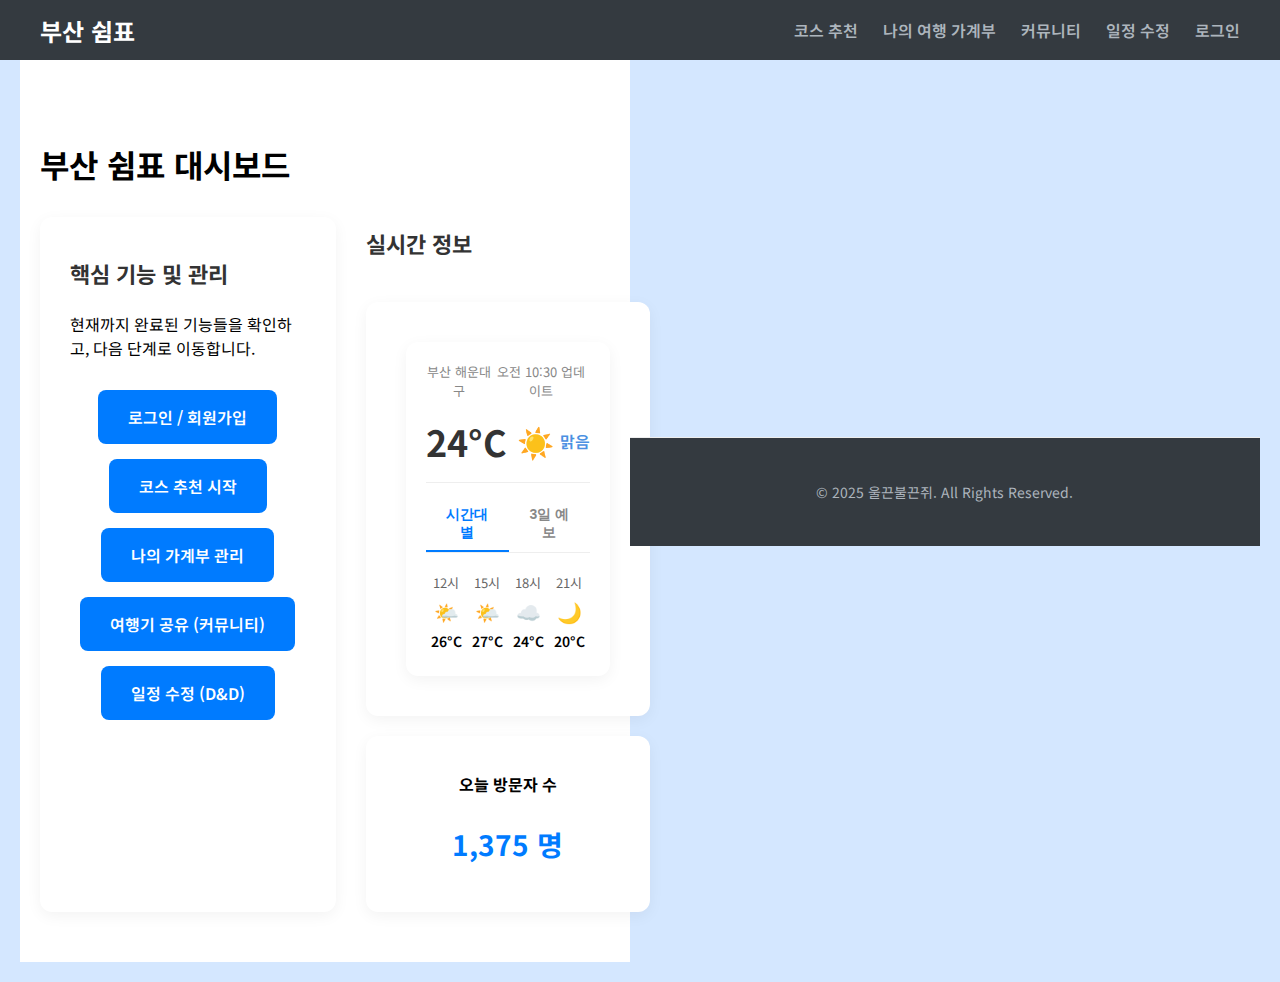
<file: index.html>
<!DOCTYPE html>
<html lang="ko">
<head>
    <meta charset="UTF-8">
    <meta name="viewport" content="width=device-width, initial-scale=1.0">
    <title>부산 쉼표</title>
    <link rel="stylesheet" href="style.css">
    <link rel="stylesheet" href="layout.css">
    <link rel="stylesheet" href="weather_style.css"> 
    <style>
        /* 홈 화면 대시보드 스타일 */
        .dashboard-container {
            width: 100%;
            max-width: 1200px;
            margin: 0 auto;
            padding: 0 20px;
        }

        .dashboard-layout {
            display: grid;
            grid-template-columns: 2fr 1fr; /* 2:1 비율의 2단 레이아웃 */
            gap: 30px;
            margin-top: 30px;
        }

        .main-panel {
            background-color: #fff;
            padding: 30px;
            border-radius: 12px;
            box-shadow: 0 4px 15px rgba(0,0,0,0.05);
        }
        
        .side-panel {
            display: flex;
            flex-direction: column;
            gap: 20px;
        }

        .widget-placeholder {
            background-color: #fff;
            padding: 20px;
            border-radius: 12px;
            box-shadow: 0 4px 15px rgba(0,0,0,0.05);
            text-align: center;
        }

        .feature-links {
            text-align: center;
            margin-top: 30px;
            display: flex;
            flex-wrap: wrap;
            justify-content: center;
            gap: 15px;
        }
        .feature-links a { 
            display: inline-block;
            padding: 15px 30px;
            font-size: 16px;
            text-decoration: none;
            color: white;
            background-color: #007bff;
            border-radius: 8px;
            font-weight: 600;
        }
        
        @media (max-width: 992px) {
            .dashboard-layout {
                grid-template-columns: 1fr; 
            }
        }
    </style>
</head>
<body>
    
    <header class="main-header">
        <div class="header-content">
            <div class="logo">
                <a href="index.html">부산 쉼표</a>
            </div>
            <nav class="main-nav">
                <a href="survey.html">코스 추천</a>
                <a href="trip_list.html">나의 여행 가계부</a>
                <a href="community.html">커뮤니티</a>
                <a href="schedule.html">일정 수정</a> <a href="login.html">로그인</a>
            </nav>
            <button class="hamburger-btn">☰</button>
        </div>
    </header>

    <nav class="mobile-nav">
        <a href="survey.html">코스 추천</a>
        <a href="trip_list.html">나의 여행 가계부</a>
        <a href="community.html">커뮤니티</a>
        <a href="schedule.html">일정 수정</a> <a href="login.html">로그인</a>
    </nav>

    <main class="main-content">
        <div class="dashboard-container">
            <h1>부산 쉼표 대시보드</h1>
            <div class="dashboard-layout">
                
                <section class="main-panel">
                    <h3>핵심 기능 및 관리</h3>
                    <p>현재까지 완료된 기능들을 확인하고, 다음 단계로 이동합니다.</p>
                    <div class="feature-links">
                        <a href="login.html" class="login">로그인 / 회원가입</a>
                        <a href="survey.html">코스 추천 시작</a>
                        <a href="trip_list.html">나의 가계부 관리</a>
                        <a href="community.html">여행기 공유 (커뮤니티)</a>
                        <a href="schedule.html">일정 수정 (D&D)</a>
                    </div>
                </section>

                <aside class="side-panel">
                    
                    <h3>실시간 정보</h3>
                    <div class="weather-widget-wrapper widget-placeholder">
                        <div class="weather-widget">
                            <div class="current-weather">
                                <div class="location-time">
                                    <span class="location">부산 해운대구</span>
                                    <span class="update-time">오전 10:30 업데이트</span>
                                </div>
                                <div class="temp-main">
                                    <div class="temp">
                                        <span class="current-temp">24°C</span>
                                        <span class="status-icon">☀️</span>
                                    </div>
                                    <div class="status">맑음</div>
                                </div>
                            </div>
                            
                            <div class="forecast-tabs">
                                <button class="tab active">시간대별</button>
                                <button class="tab">3일 예보</button>
                            </div>

                            <div class="hourly-forecast">
                                <div class="forecast-item">
                                    <span class="time">12시</span>
                                    <span class="icon">🌤️</span>
                                    <span class="temp-f">26°C</span>
                                </div>
                                <div class="forecast-item">
                                    <span class="time">15시</span>
                                    <span class="icon">🌤️</span>
                                    <span class="temp-f">27°C</span>
                                </div>
                                <div class="forecast-item">
                                    <span class="time">18시</span>
                                    <span class="icon">☁️</span>
                                    <span class="temp-f">24°C</span>
                                </div>
                                <div class="forecast-item">
                                    <span class="time">21시</span>
                                    <span class="icon">🌙</span>
                                    <span class="temp-f">20°C</span>
                                </div>
                            </div>
                        </div>
                    </div>
                    <div class="widget-placeholder">
                        <p><strong>오늘 방문자 수</strong></p>
                        <p style="font-size: 28px; font-weight: bold; color: #007bff;">1,375 명</p>
                    </div>

                </aside>
            </div>
        </div>
    </main>

    <footer class="main-footer">
        <p>&copy; 2025 울끈불끈쥐. All Rights Reserved.</p>
    </footer>

    <script src="layout.js"></script>
</body>
</html>
</file>
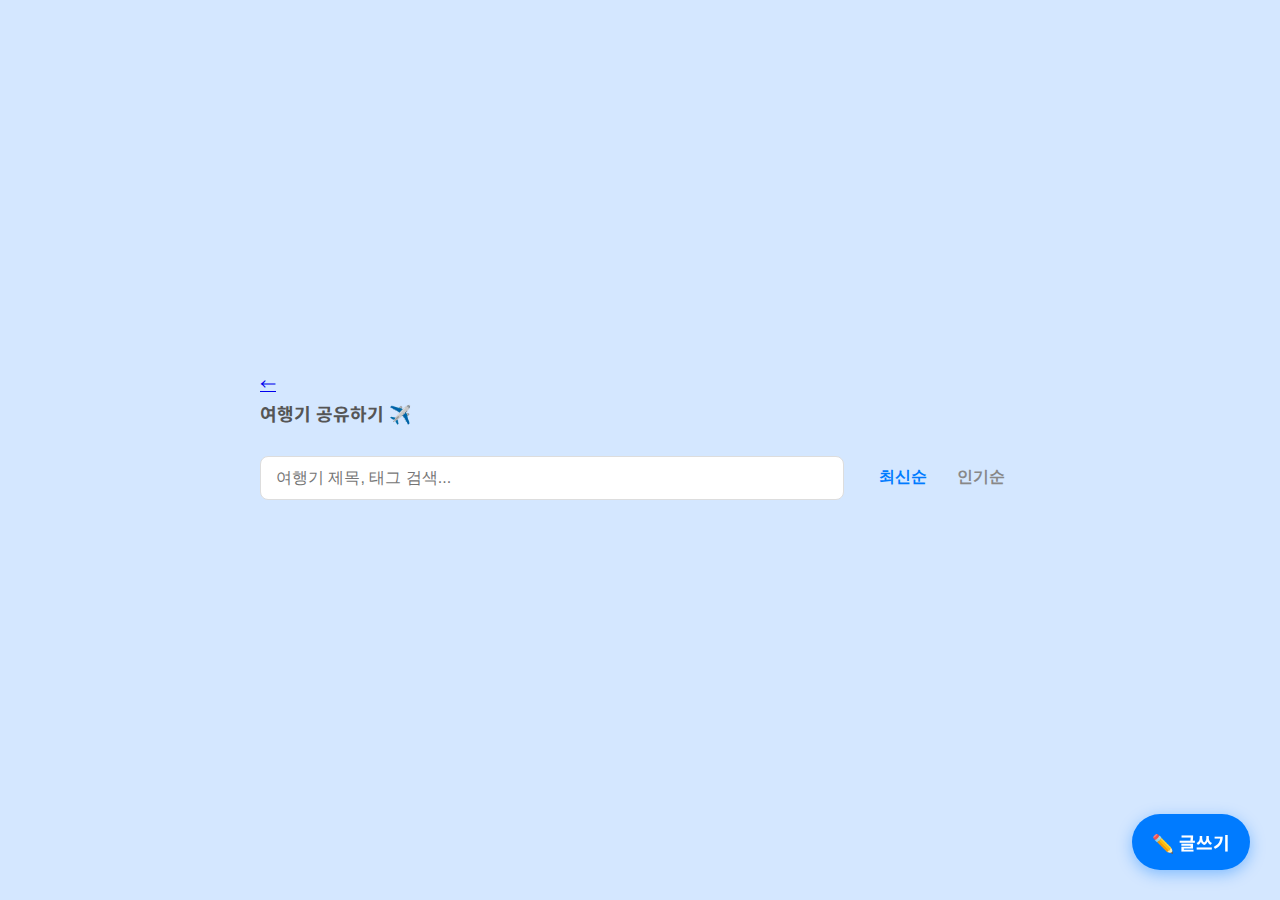
<file: community.html>
<!DOCTYPE html>
<html lang="ko">
<head>
    <meta charset="UTF-8">
    <meta name="viewport" content="width=device-width, initial-scale=1.0">
    <title>부산 쉼표 - 여행기 공유</title>
    <link rel="stylesheet" href="style.css">
    <link rel="stylesheet" href="community_style.css">
</head>
<body>
    <div class="community-container">
        <header class="page-header">
            <a href="index.html" class="back-btn">←</a>
            <h2>여행기 공유하기 ✈️</h2>
        </header>

        <div class="toolbar">
            <input type="text" class="search-bar" placeholder="여행기 제목, 태그 검색...">
            <div class="filters">
                <button class="filter-btn active">최신순</button>
                <button class="filter-btn">인기순</button>
            </div>
        </div>

        <main class="post-list">
            </main>

        <a href="write_post.html" class="write-btn">✏️ 글쓰기</a>
    </div>
</body>
</html>
</file>
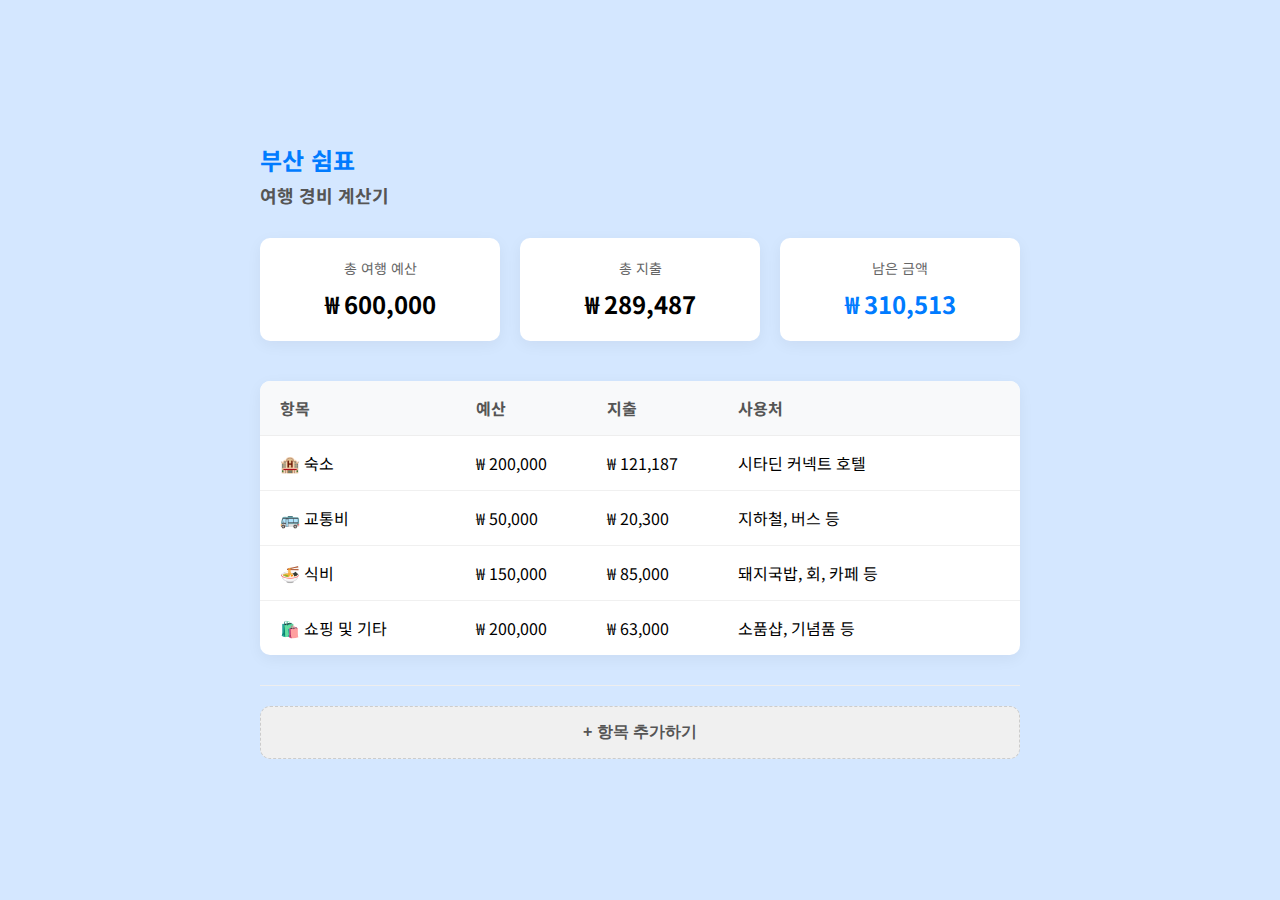
<file: expense_calculator.html>
<!DOCTYPE html>
<html lang="ko">
<head>
    <meta charset="UTF-8">
    <meta name="viewport" content="width=device-width, initial-scale=1.0">
    <title>부산 쉼표 - 경비 계산기</title>
    <link rel="stylesheet" href="style.css"> <link rel="stylesheet" href="calculator_style.css"> </head>
<body>
    <div class="calculator-container">
        <header>
            <h1>부산 쉼표</h1>
            <h2>여행 경비 계산기</h2>
        </header>

        <section class="summary">
            <div class="summary-box total-budget">
                <label>총 여행 예산</label>
                <div class="amount">₩ 600,000</div>
            </div>
            <div class="summary-box total-spent">
                <label>총 지출</label>
                <div class="amount">₩ 289,487</div>
            </div>
            <div class="summary-box remaining">
                <label>남은 금액</label>
                <div class="amount">₩ 310,513</div>
            </div>
        </section>

        <main class="expense-table">
            <div class="table-header">
                <div>항목</div>
                <div>예산</div>
                <div>지출</div>
                <div>사용처</div>
            </div>
            <div class="table-body">
                <div class="table-row">
                    <div>🏨 숙소</div>
                    <div>₩ 200,000</div>
                    <div>₩ 121,187</div>
                    <div>시타딘 커넥트 호텔</div>
                </div>
                <div class="table-row">
                    <div>🚌 교통비</div>
                    <div>₩ 50,000</div>
                    <div>₩ 20,300</div>
                    <div>지하철, 버스 등</div>
                </div>
                <div class="table-row">
                    <div>🍜 식비</div>
                    <div>₩ 150,000</div>
                    <div>₩ 85,000</div>
                    <div>돼지국밥, 회, 카페 등</div>
                </div>
                 <div class="table-row">
                    <div>🛍️ 쇼핑 및 기타</div>
                    <div>₩ 200,000</div>
                    <div>₩ 63,000</div>
                    <div>소품샵, 기념품 등</div>
                </div>
            </div>
        </main>

        <footer>
            <button class="add-btn">+ 항목 추가하기</button>
        </footer>
    </div>
</body>
</html>
</file>
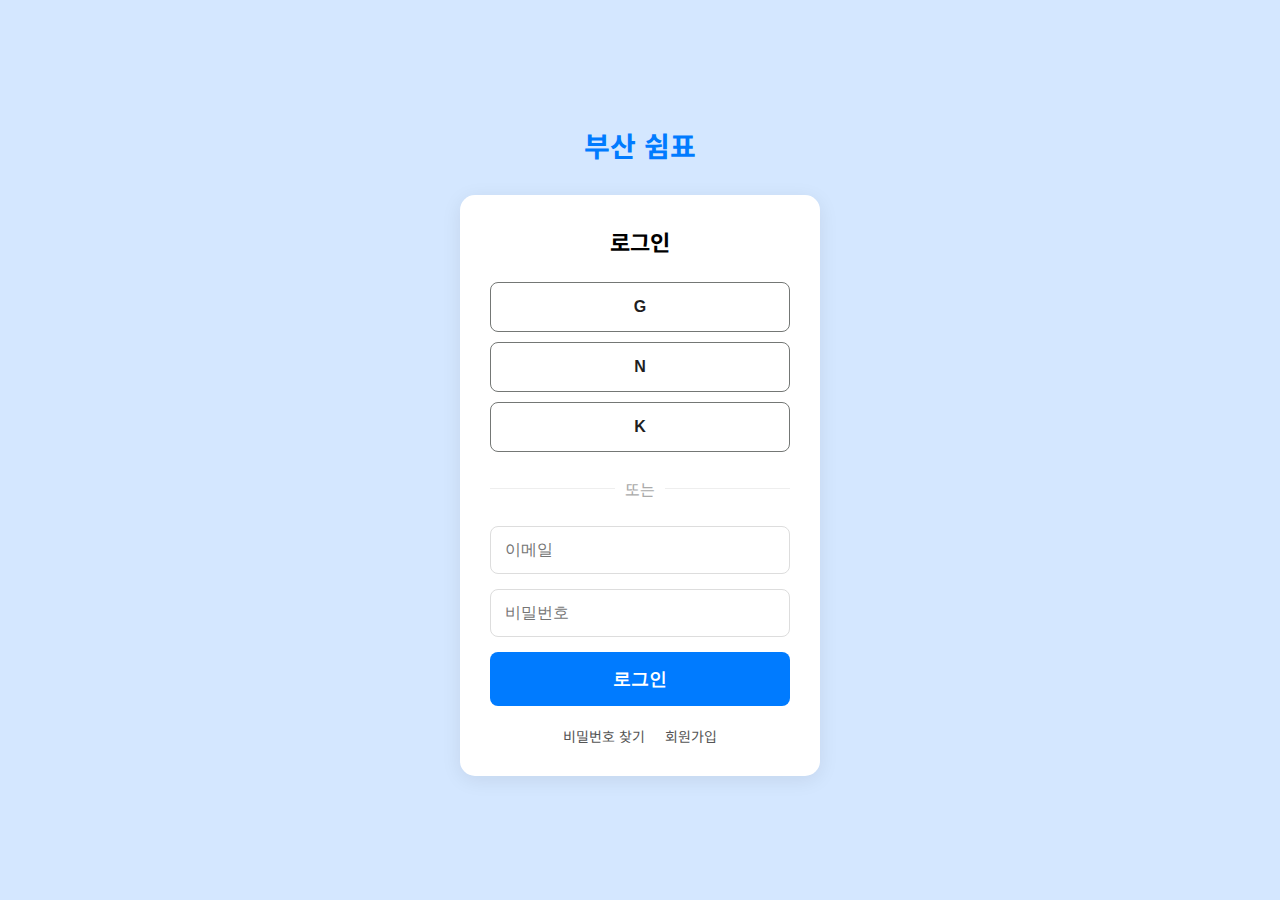
<file: login.html>
<!DOCTYPE html>
<html lang="ko">
<head>
    <meta charset="UTF-8">
    <meta name="viewport" content="width=device-width, initial-scale=1.0">
    <title>부산 쉼표 - 로그인</title>
    <link rel="stylesheet" href="style.css"> <link rel="stylesheet" href="login_style.css"> </head>
<body>
    <div class="login-container">
        <header>
            <h1><a href="index.html">부산 쉼표</a></h1>
        </header>
        
        <main class="login-form">
            <h2>로그인</h2>
            
            <div class="social-login">
                <button class="social-btn google">G</button>
                <button class="social-btn naver">N</button>
                <button class="social-btn kakao">K</button>
            </div>
            
            <div class="divider">
                <span>또는</span>
            </div>
            
            <input type="email" id="email" placeholder="이메일">
            <input type="password" id="password" placeholder="비밀번호">
            
            <button id="login-btn" class="submit-btn">로그인</button>
            
            <div class="links">
                <a href="#">비밀번호 찾기</a>
                <a href="signup.html">회원가입</a>
            </div>
        </main>
    </div>
</body>
</html>
</file>
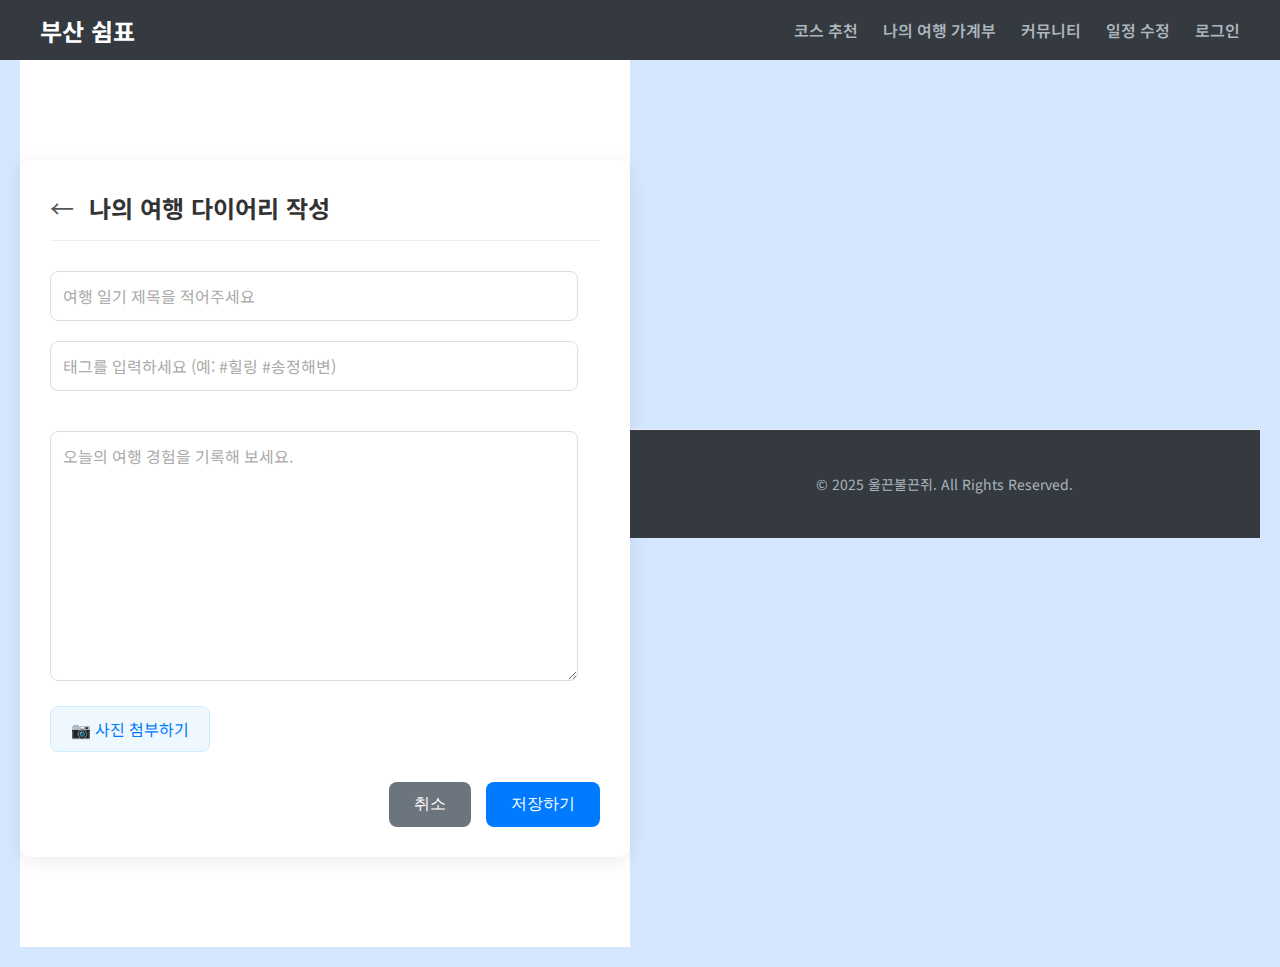
<file: personal_diary.html>
<!DOCTYPE html>
<html lang="ko">
<head>
    <meta charset="UTF-8">
    <meta name="viewport" content="width=device-width, initial-scale=1.0">
    <title>부산 쉼표 - 나의 다이어리</title>
    <link rel="stylesheet" href="style.css"> 
    <link rel="stylesheet" href="layout.css">
    <link rel="stylesheet" href="write_post_style.css"> 
</head>
<body>

    <header class="main-header">
        <div class="header-content">
            <div class="logo">
                <a href="index.html">부산 쉼표</a>
            </div>
            <nav class="main-nav">
                <a href="survey.html">코스 추천</a>
                <a href="trip_list.html">나의 여행 가계부</a>
                <a href="community.html">커뮤니티</a>
                <a href="schedule.html">일정 수정</a>
                <a href="login.html">로그인</a>
            </nav>
            <button class="hamburger-btn">☰</button>
        </div>
    </header>

    <nav class="mobile-nav">
        <a href="survey.html">코스 추천</a>
        <a href="trip_list.html">나의 여행 가계부</a>
        <a href="community.html">커뮤니티</a>
        <a href="schedule.html">일정 수정</a>
        <a href="login.html">로그인</a>
    </nav>

    <main class="main-content">
        <div class="write-container">
            <header class="page-header">
                <a href="trip_list.html" class="back-btn">←</a> 
                <h2>나의 여행 다이어리 작성</h2>
            </header>

            <div class="write-form">
                <input type="text" id="diary-title" placeholder="여행 일기 제목을 적어주세요">
                
                <div class="tag-editor">
                    <input type="text" id="diary-tags" placeholder="태그를 입력하세요 (예: #힐링 #송정해변)">
                    <div id="tag-list" class="tag-list"></div>
                </div>

                <textarea id="diary-content" placeholder="오늘의 여행 경험을 기록해 보세요."></textarea>

                <div class="file-upload">
                    <label for="diary-photos">📷 사진 첨부하기</label>
                    <input type="file" id="diary-photos" multiple>
                </div>
                
                <div class="form-buttons">
                    <button id="cancel-btn">취소</button>
                    <button id="submit-btn">저장하기</button>
                </div>
            </div>
        </div>
    </main>

    <footer class="main-footer">
        <p>&copy; 2025 울끈불끈쥐. All Rights Reserved.</p>
    </footer>

    <script src="personal_diary_script.js"></script>
    <script src="layout.js"></script>
</body>
</html>
</file>
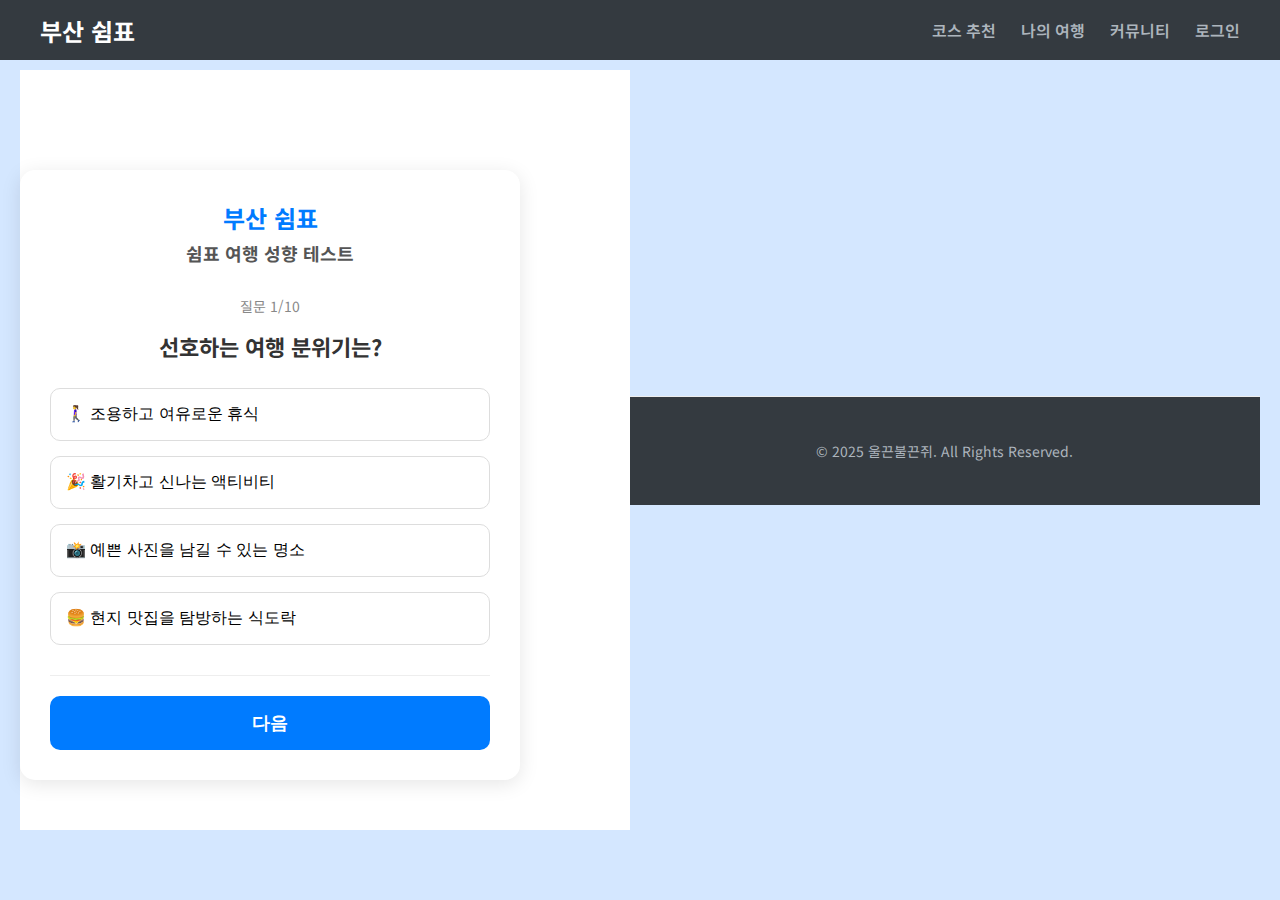
<file: result.html>
<!DOCTYPE html>
<html lang="ko">
<head>
    <meta charset="UTF-8">
    <meta name="viewport" content="width=device-width, initial-scale=1.0">
    <title>부산 쉼표 - 당신을 위한 여행 분석</title>
    <link rel="stylesheet" href="style.css">
    <link rel="stylesheet" href="result_style.css">
</head>
<body>
    <div class="result-container">
        <header>
            <h1>부산 쉼표</h1>
            <h2 id="user-type-title">당신의 여행 스타일을 분석 중입니다...</h2>
            <p>설문 결과를 바탕으로 당신의 여행 성향을 알려드려요.</p>
        </header>

        <main class="report-layout">
            <div class="report-content">
                <h3>📊 활동 유형 분석</h3>
                <div id="chart-container" class="chart-area"></div>
                
                <h3>📝 당신을 위한 맞춤 리포트</h3>
                <p id="report-text" class="report-paragraph"></p>
            </div>

            <div class="recommendations">
                <h3>✨ 당신을 위한 추천 경로</h3>
                <div id="recommend-cards" class="result-cards">
                    <div class="card">
                        <img src="photo1.jpg" alt="추천 경로 이미지">
                        <div class="card-content">
                            <div class="tags">
                                <span class="tag">#태그1</span>
                                <span class="tag">#태그2</span>
                            </div>
                            <h3>추천 경로 제목</h3>
                            <div class="info">
                                <span>💰 예상 경비: 약 00만원</span>
                                <span>🗓️ 추천 기간: 0박 0일</span>
                            </div>
                        </div>
                    </div>
                </div>
            </div>
        </main>
    </div>

    <script src="analysis.js"></script>
</body>
</html>
</file>
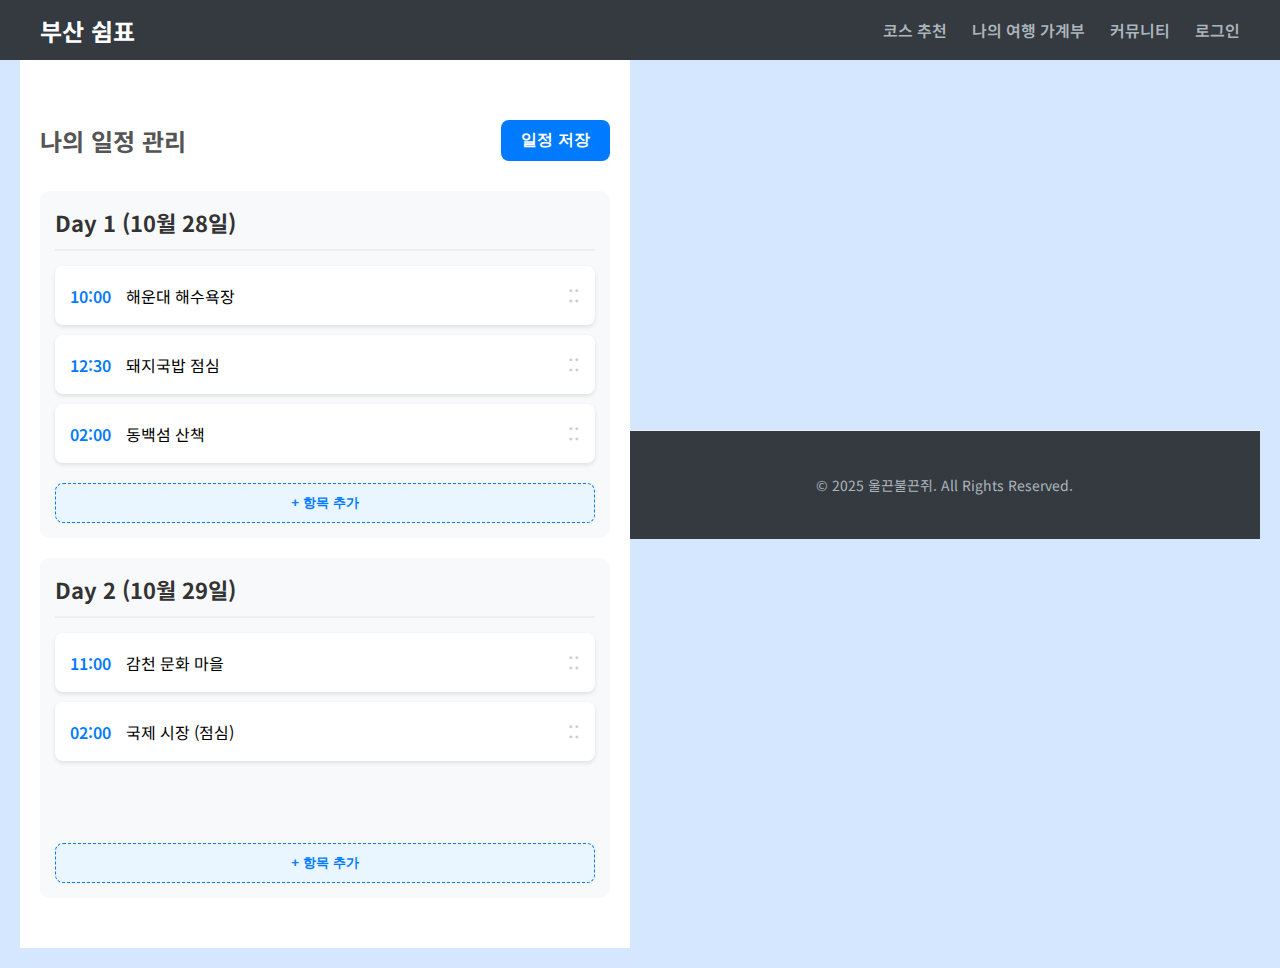
<file: schedule.html>
<!DOCTYPE html>
<html lang="ko">
<head>
    <meta charset="UTF-8">
    <meta name="viewport" content="width=device-width, initial-scale=1.0">
    <title>부산 쉼표 - 일정 관리</title>
    <link rel="stylesheet" href="style.css">
    <link rel="stylesheet" href="layout.css">
    <link rel="stylesheet" href="schedule_style.css">
</head>
<body>

    <header class="main-header">
        <div class="header-content">
            <div class="logo">
                <a href="index.html">부산 쉼표</a>
            </div>
            <nav class="main-nav">
                <a href="survey.html">코스 추천</a>
                <a href="trip_list.html">나의 여행 가계부</a>
                <a href="community.html">커뮤니티</a>
                <a href="login.html">로그인</a>
            </nav>
            <button class="hamburger-btn">☰</button>
        </div>
    </header>

    <nav class="mobile-nav">
        <a href="survey.html">코스 추천</a>
        <a href="trip_list.html">나의 여행 가계부</a>
        <a href="community.html">커뮤니티</a>
        <a href="login.html">로그인</a>
    </nav>

    <main class="main-content">
        <div class="schedule-container">
            <header class="page-header">
                <h2>나의 일정 관리</h2>
                <button class="save-btn" id="save-schedule-btn">일정 저장</button>
            </header>

            <div class="schedule-board">
                <div class="day-column">
                    <h3>Day 1 (10월 28일)</h3>
                    <ul class="timeline" id="day1-timeline">
                        </ul>
                    <button class="add-item-btn" data-timeline-id="day1-timeline">+ 항목 추가</button>
                </div>

                <div class="day-column">
                    <h3>Day 2 (10월 29일)</h3>
                    <ul class="timeline" id="day2-timeline">
                        </ul>
                    <button class="add-item-btn" data-timeline-id="day2-timeline">+ 항목 추가</button>
                </div>
            </div>
        </div>

        <div id="schedule-modal" class="modal-overlay">
            <div class="modal-content">
                <h3 id="modal-title">일정 항목 추가/수정</h3>
                <label for="item-time-input">시간 (Time)</label>
                <input type="time" id="item-time-input">
                <label for="item-title-input">장소/활동 (Title)</label>
                <input type="text" id="item-title-input" placeholder="예: 해운대 해수욕장">
                <div class="modal-buttons">
                    <button id="cancel-schedule-btn">취소</button>
                    <button id="save-item-btn">저장</button>
                </div>
            </div>
        </div>
        </main>

    <footer class="main-footer">
        <p>&copy; 2025 울끈불끈쥐. All Rights Reserved.</p>
    </footer>

    <script src="layout.js"></script>
    <script src="schedule_script.js"></script>
</body>
</html>
</file>
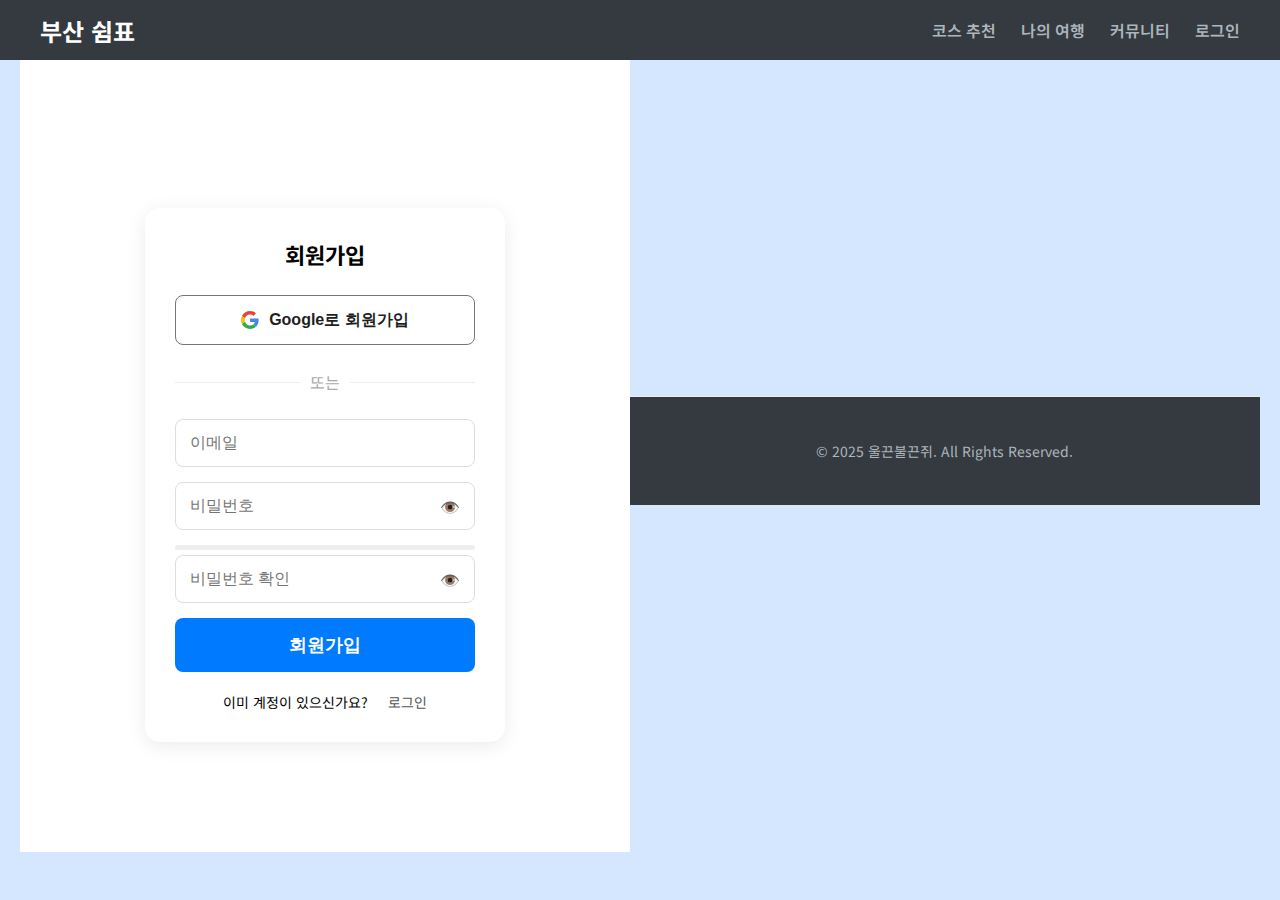
<file: signup.html>
<!DOCTYPE html>
<html lang="ko">
<head>
    <meta charset="UTF-8">
    <meta name="viewport" content="width=device-width, initial-scale=1.0">
    <title>부산 쉼표 - 회원가입</title>
    <link rel="stylesheet" href="style.css">
    <link rel="stylesheet" href="login_style.css">
    <link rel="stylesheet" href="layout.css">
</head>
<body>

    <header class="main-header">
        <div class="header-content">
            <div class="logo">
                <a href="index.html">부산 쉼표</a>
            </div>
            <nav class="main-nav">
                <a href="survey.html">코스 추천</a>
                <a href="trip_list.html">나의 여행</a>
                <a href="community.html">커뮤니티</a>
                <a href="login.html">로그인</a>
            </nav>
            <button class="hamburger-btn">☰</button>
        </div>
    </header>

    <nav class="mobile-nav">
        <a href="survey.html">코스 추천</a>
        <a href="trip_list.html">나의 여행</a>
        <a href="community.html">커뮤니티</a>
        <a href="login.html">로그인</a>
    </nav>

    <main class="main-content">
        <div class="login-container">
            <main class="login-form">
                <h2>회원가입</h2>
                
                <div class="social-login">
                    <button class="social-btn google">
                        <svg version="1.1" xmlns="http://www.w3.org/2000/svg" viewBox="0 0 48 48" class="google-icon"><g><path fill="#EA4335" d="M24 9.5c3.54 0 6.71 1.22 9.21 3.6l6.85-6.85C35.9 2.38 30.47 0 24 0 14.62 0 6.51 5.38 2.56 13.22l7.98 6.19C12.43 13.72 17.74 9.5 24 9.5z"></path><path fill="#4285F4" d="M46.98 24.55c0-1.57-.15-3.09-.38-4.55H24v9.02h12.94c-.58 2.96-2.26 5.48-4.78 7.18l7.73 6c4.51-4.18 7.09-10.36 7.09-17.65z"></path><path fill="#FBBC05" d="M10.53 28.59c-.48-1.45-.76-2.99-.76-4.59s.27-3.14.76-4.59l-7.98-6.19C.92 16.46 0 20.12 0 24c0 3.88.92 7.54 2.56 10.78l7.97-6.19z"></path><path fill="#34A853" d="M24 48c6.48 0 11.93-2.13 15.89-5.81l-7.73-6c-2.15 1.45-4.92 2.3-8.16 2.3-6.26 0-11.57-4.22-13.47-9.91l-7.98 6.19C6.51 42.62 14.62 48 24 48z"></path><path fill="none" d="M0 0h48v48H0z"></path></g></svg>
                        Google로 회원가입
                    </button>
                </div>
                
                <div class="divider">
                    <span>또는</span>
                </div>
                
                <input type="email" id="email" placeholder="이메일">
                
                <div class="password-wrapper">
                    <input type="password" id="password" placeholder="비밀번호">
                    <span class="toggle-password" id="toggle-password">👁️</span>
                </div>
                
                <div class="password-strength">
                    <div class="strength-bar" id="strength-bar"></div>
                    <span class="strength-text" id="strength-text"></span>
                </div>
                <div class="password-feedback" id="password-feedback"></div>
                
                <div class="password-wrapper">
                    <input type="password" id="password-confirm" placeholder="비밀번호 확인">
                    <span class="toggle-password" id="toggle-password-confirm">👁️</span>
                </div>

                <button id="signup-btn" class="submit-btn">회원가입</button>
                
                <div class="links">
                    <span>이미 계정이 있으신가요?</span>
                    <a href="login.html">로그인</a>
                </div>
            </main>
        </div>
    </main>

    <footer class="main-footer">
        <p>&copy; 2025 울끈불끈쥐. All Rights Reserved.</p>
    </footer>
    
    <script src="signup_script.js"></script>
    <script src="layout.js"></script>
</body>
</html>
</file>
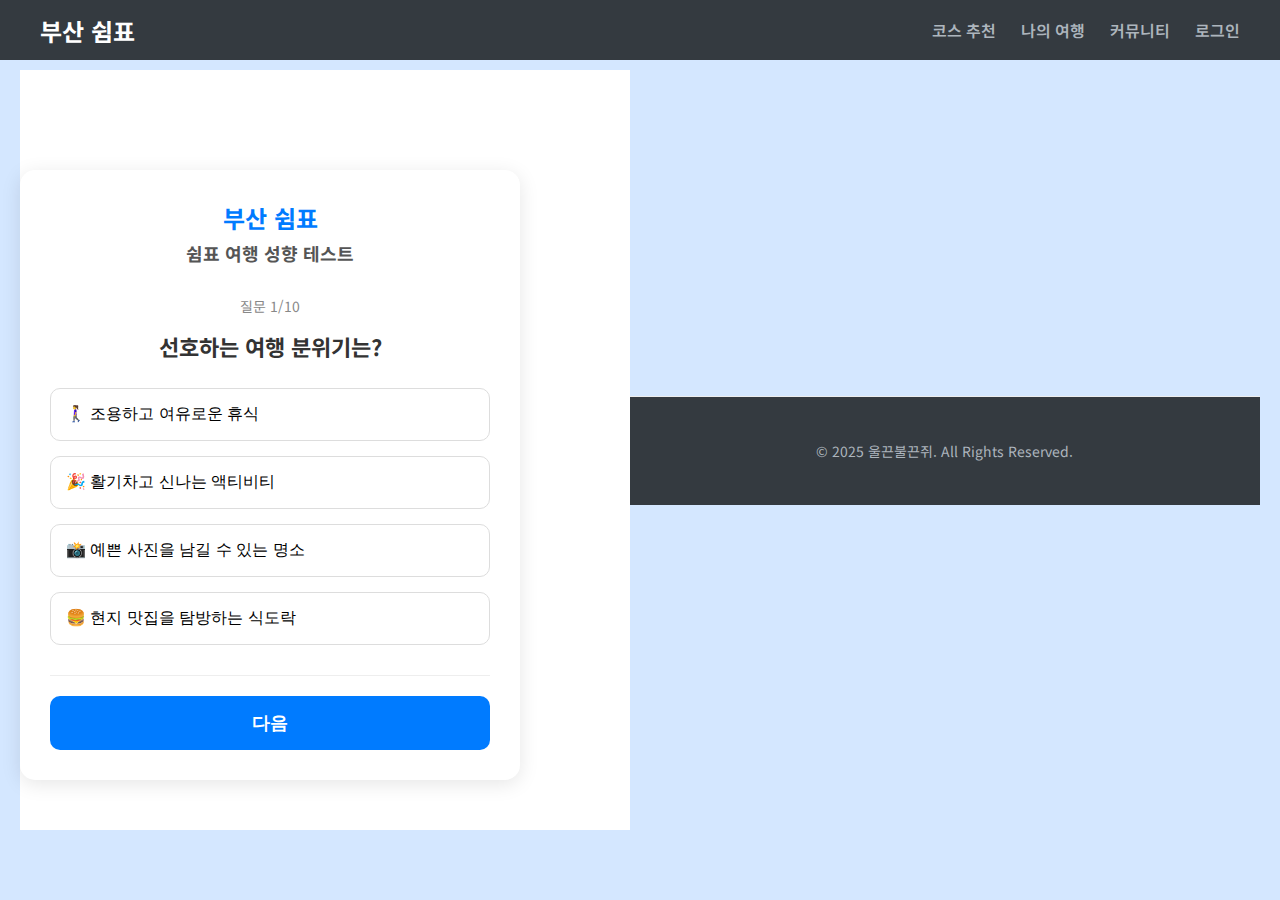
<file: survey.html>
<!DOCTYPE html>
<html lang="ko">
<head>
    <meta charset="UTF-8">
    <meta name="viewport" content="width=device-width, initial-scale=1.0">
    <title>부산 쉼표 - 여행 성향 테스트</title>
    <link rel="stylesheet" href="style.css">
    <link rel="stylesheet" href="layout.css">
</head>
<body>

    <header class="main-header">
        <div class="header-content">
            <div class="logo">
                <a href="index.html">부산 쉼표</a>
            </div>
            <nav class="main-nav">
                <a href="survey.html">코스 추천</a>
                <a href="trip_list.html">나의 여행</a>
                <a href="community.html">커뮤니티</a>
                <a href="login.html">로그인</a>
            </nav>
            <button class="hamburger-btn">☰</button>
        </div>
    </header>

    <nav class="mobile-nav">
        <a href="survey.html">코스 추천</a>
        <a href="trip_list.html">나의 여행</a>
        <a href="community.html">커뮤니티</a>
        <a href="login.html">로그인</a>
    </nav>

    <main class="main-content">
        <div class="survey-container">
            <header>
                <h1>부산 쉼표</h1>
                <h2>쉼표 여행 성향 테스트</h2>
            </header>
            <main>
                <div class="question-card">
                    <p id="progress-text" class="question-number">질문 1/10</p>
                    <h3 id="question-title">질문이 여기에 표시됩니다.</h3>
                    <div id="options-container" class="options">
                        </div>
                </div>
            </main>
            <footer>
                <div class="nav-buttons">
                    <button id="prev-btn" class="nav-btn prev">이전</button>
                    <button id="next-btn" class="nav-btn next">다음</button>
                </div>
            </footer>
        </div>
    </main>

    <footer class="main-footer">
        <p>&copy; 2025 울끈불끈쥐. All Rights Reserved.</p>
    </footer>

    <script src="script.js"></script>
    <script src="layout.js"></script>
</body>
</html>
</file>
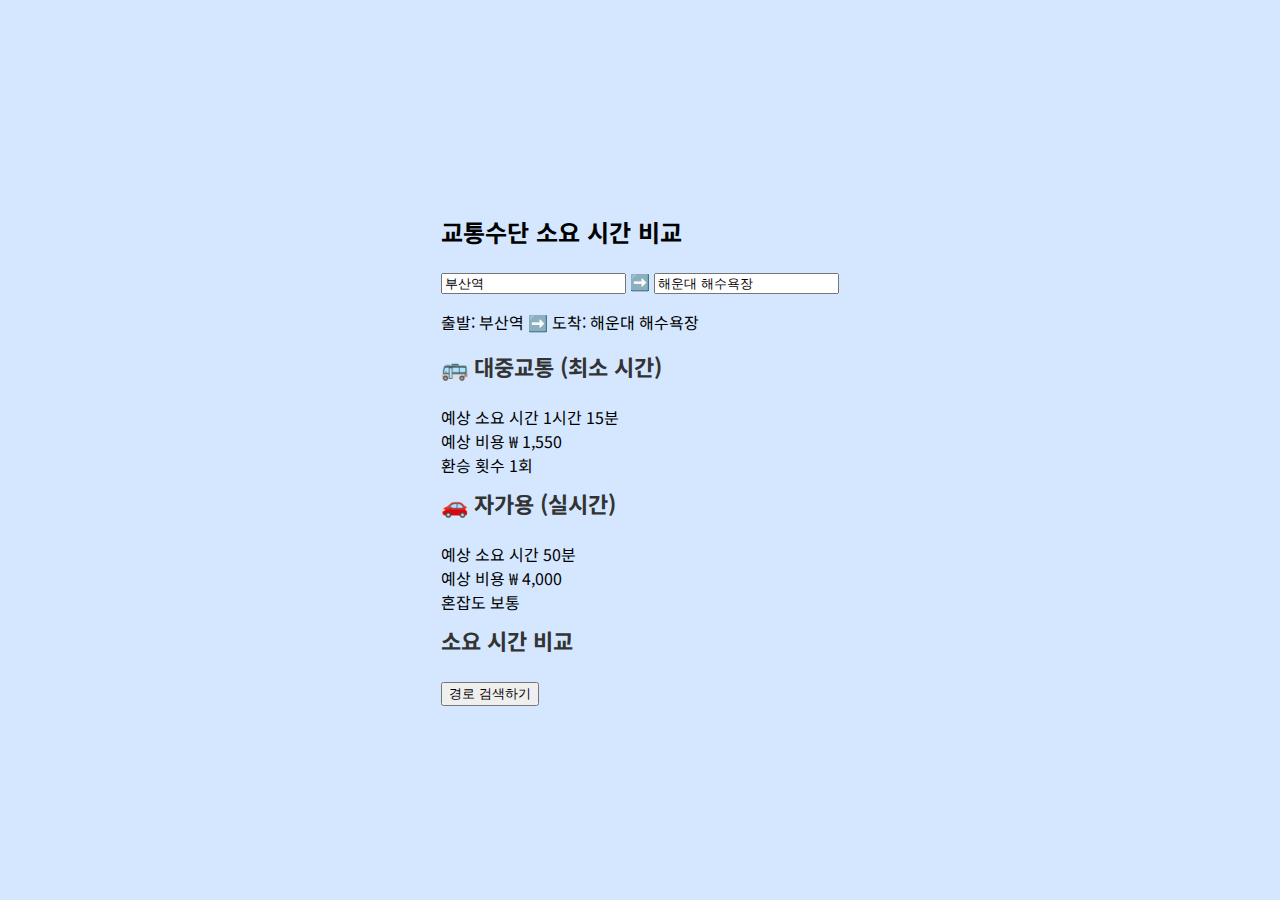
<file: transport_compare.html>
<!DOCTYPE html>
<html lang="ko">
<head>
    <meta charset="UTF-8">
    <meta name="viewport" content="width=device-width, initial-scale=1.0">
    <title>부산 쉼표 - 교통수단 비교</title>
    <link rel="stylesheet" href="style.css">
    <link rel="stylesheet" href="transport_style.css">
    </head>
<body>
    <div class="transport-container">
        <h2>교통수단 소요 시간 비교</h2>
        
        <div class="input-area">
            <input type="text" id="start-location" placeholder="출발지를 입력하세요 (예: 부산역)" value="부산역">
            <span class="arrow">➡️</span>
            <input type="text" id="end-location" placeholder="도착지를 입력하세요 (예: 해운대 해수욕장)" value="해운대 해수욕장">
        </div>
        <p class="route-info">출발: 부산역 ➡️ 도착: 해운대 해수욕장</p>

        <div class="comparison-grid">
            
            <div class="transport-card public-transport">
                <h3>🚌 대중교통 (최소 시간)</h3>
                <div class="detail-row">
                    <span class="label">예상 소요 시간</span>
                    <span class="value time">1시간 15분</span>
                </div>
                <div class="detail-row">
                    <span class="label">예상 비용</span>
                    <span class="value cost">₩ 1,550</span>
                </div>
                <div class="detail-row">
                    <span class="label">환승 횟수</span>
                    <span class="value count">1회</span>
                </div>
            </div>

            <div class="transport-card private-car">
                <h3>🚗 자가용 (실시간)</h3>
                <div class="detail-row">
                    <span class="label">예상 소요 시간</span>
                    <span class="value time">50분</span>
                </div>
                <div class="detail-row">
                    <span class="label">예상 비용</span>
                    <span class="value cost">₩ 4,000</span>
                </div>
                <div class="detail-row">
                    <span class="label">혼잡도</span>
                    <span class="value congestion">보통</span>
                </div>
            </div>
        </div>

        <div class="visualization-area">
            <h3>소요 시간 비교</h3>
            <div class="chart-placeholder">
                
            </div>
        </div>

        <button class="select-btn">경로 검색하기</button> 
        
    </div>
    <script src="transport_script.js"></script>
</body>
</html>
</file>
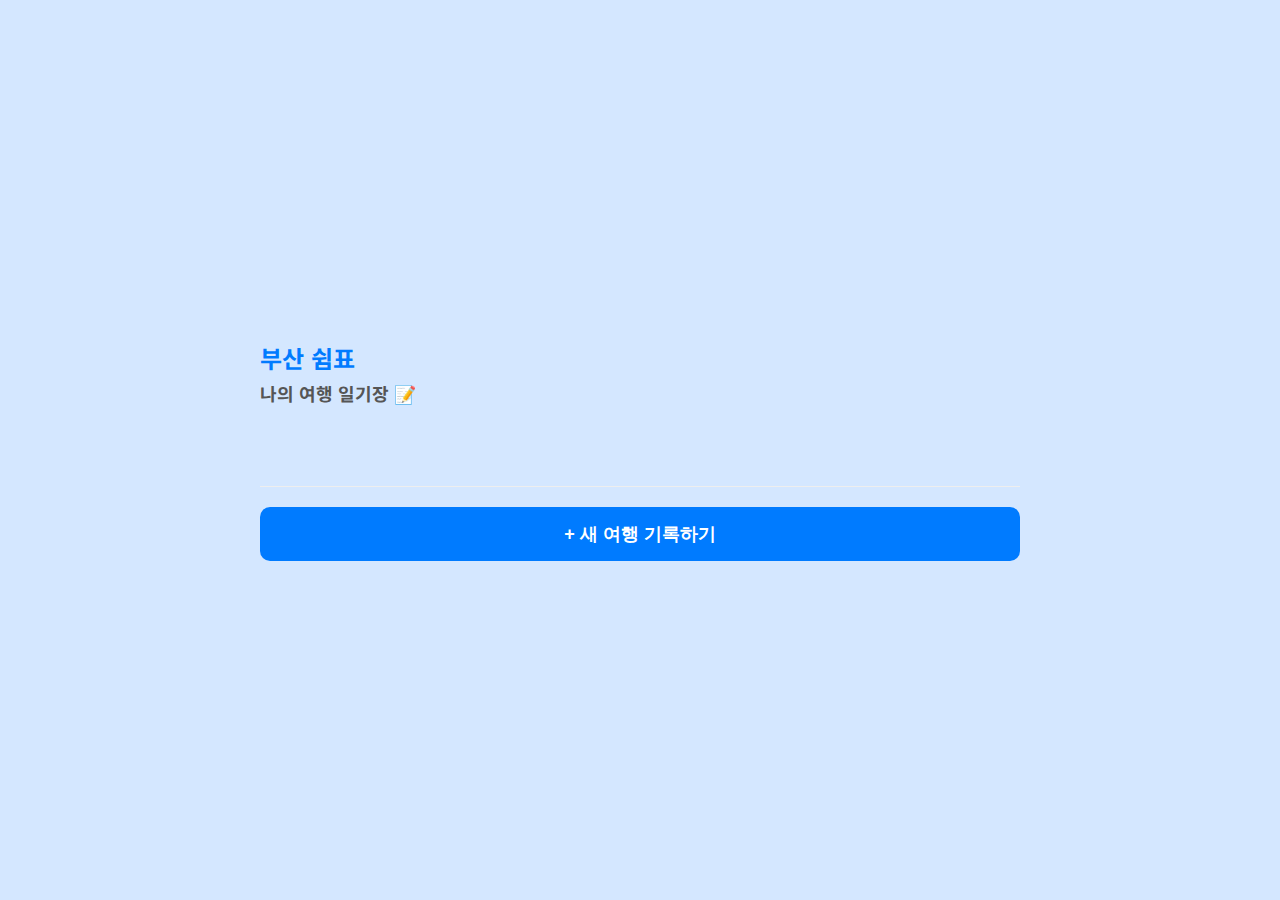
<file: trip_list.html>
<!DOCTYPE html>
<html lang="ko">
<head>
    <meta charset="UTF-8">
    <meta name="viewport" content="width=device-width, initial-scale=1.0">
    <title>부산 쉼표 - 나의 여행 목록</title>
    <link rel="stylesheet" href="style.css">
    <link rel="stylesheet" href="trip_list_style.css">
</head>
<body>
    <div class="list-container">
        <header>
            <h1>부산 쉼표</h1>
            <h2>나의 여행 일기장 📝</h2>
        </header>

        <main id="trip-cards" class="trip-cards">
            <div class="trip-card">
                <div class="card-info">
                    <h3>여름 휴가 부산 여행</h3>
                    <p>2025.08.15 ~ 2025.08.17</p>
                </div>
                <div class="card-actions">
                    <button class="edit-btn">✏️</button>
                    <button class="delete-btn">🗑️</button>
                </div>
                </div>

            <div class="trip-card">
                 <div class="card-info">
                    <h3>가을 주말 힐링</h3>
                    <p>2025.10.03 ~ 2025.10.05</p>
                </div>
                <div class="card-actions">
                    <button class="edit-btn">✏️</button>
                    <button class="delete-btn">🗑️</button>
                </div>
            </div>
        </main>

        <footer>
            <button id="add-trip-btn" class="add-trip-btn">+ 새 여행 기록하기</button>
        </footer>
    </div>

    <div id="add-trip-modal" class="modal-overlay">
        <div class="modal-content">
            <h3 id="modal-title">새 여행 기록</h3>
            <label for="trip-name">여행 이름</label>
            <input type="text" id="trip-name" placeholder="예: 여름 휴가 부산 여행">
            <label for="trip-start-date">시작일</label>
            <input type="date" id="trip-start-date">
            <label for="trip-end-date">종료일</label>
            <input type="date" id="trip-end-date">
            <div class="modal-buttons">
                <button id="cancel-trip-btn">취소</button>
                <button id="save-trip-btn">저장</button>
            </div>
        </div>
    </div>

    <script src="trip_list_script.js"></script>
</body>
</html>
</file>
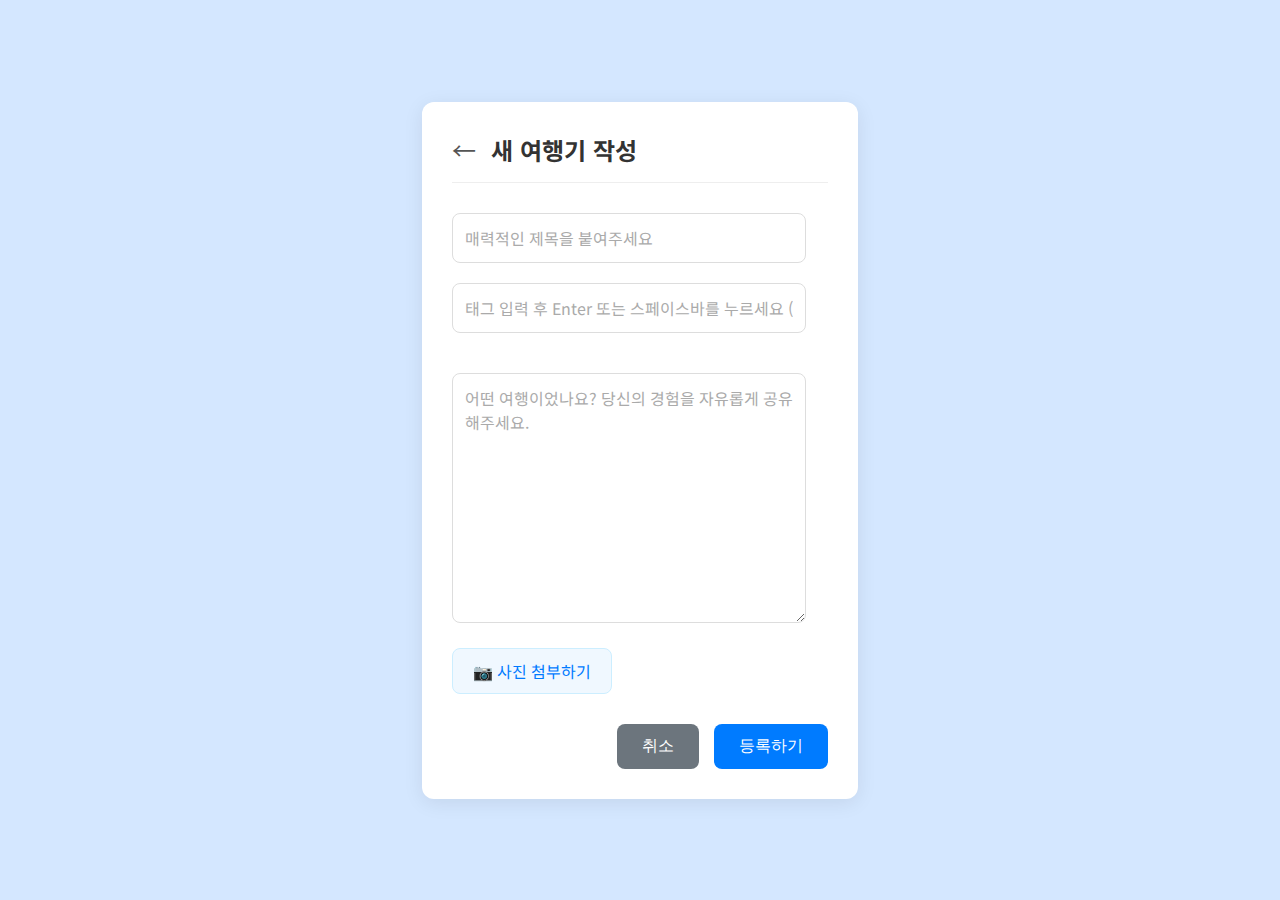
<file: write_post.html>
<!DOCTYPE html>
<html lang="ko">
<head>
    <meta charset="UTF-8">
    <meta name="viewport" content="width=device-width, initial-scale=1.0">
    <title>부산 쉼표 - 새 글 작성</title>
    <link rel="stylesheet" href="style.css"> <link rel="stylesheet" href="write_post_style.css"> </head>
<body>
    <div class="write-container">
        <header class="page-header">
            <a href="community.html" class="back-btn">←</a>
            <h2>새 여행기 작성</h2>
        </header>

        <main class="write-form">
            <input type="text" id="post-title" placeholder="매력적인 제목을 붙여주세요">
            
            <div class="tag-editor">
                <input type="text" id="post-tags" placeholder="태그 입력 후 Enter 또는 스페이스바를 누르세요 (예: #해운대)">
                <div id="tag-list" class="tag-list"></div>
            </div>

            <textarea id="post-content" placeholder="어떤 여행이었나요? 당신의 경험을 자유롭게 공유해주세요."></textarea>

            <div class="file-upload">
                <label for="post-photos">📷 사진 첨부하기</label>
                <input type="file" id="post-photos" multiple>
            </div>
            
            <div class="form-buttons">
                <button id="cancel-btn">취소</button>
                <button id="submit-btn">등록하기</button>
            </div>
        </main>
    </div>

    <script src="write_post_script.js"></script>
</body>
</html>
</file>
<file: style.css>
@import url('https://fonts.googleapis.com/css2?family=Noto+Sans+KR:wght@400;700&display=swap');

body {
    margin: 0;
    font-family: 'Noto Sans KR', sans-serif;
    background-color: #d4e7ff; /* 맑은 바다색 */
    display: flex;
    justify-content: center;
    align-items: center;
    min-height: 100vh;
    padding: 20px;
    box-sizing: border-box;
}

.survey-container {
    background-color: white;
    width: 100%;
    max-width: 500px;
    border-radius: 15px;
    box-shadow: 0 4px 20px rgba(0, 0, 0, 0.1);
    padding: 30px;
    box-sizing: border-box;
    text-align: center;
}

header h1 {
    font-size: 24px;
    color: #007bff;
    font-weight: 700;
    margin: 0;
}

header h2 {
    font-size: 18px;
    color: #555;
    margin-top: 5px;
    margin-bottom: 30px;
}

.question-card {
    margin-bottom: 30px;
    min-height: 300px;
}

.question-number {
    color: #888;
    font-size: 14px;
}

h3 {
    font-size: 22px;
    color: #333;
    margin-top: 10px;
    line-height: 1.5;
}

.options {
    display: flex;
    flex-direction: column;
    gap: 15px;
    margin-top: 25px;
}

.option-btn {
    background-color: #ffffff;
    border: 1px solid #ddd;
    border-radius: 10px;
    padding: 15px;
    font-size: 16px;
    cursor: pointer;
    text-align: left;
    transition: all 0.2s ease-in-out;
}

.option-btn:hover {
    border-color: #007bff;
    background-color: #e9f5ff;
}

.option-btn.selected {
    border-color: #007bff;
    background-color: #007bff;
    color: white;
    font-weight: 700;
}

footer {
    padding-top: 20px;
    border-top: 1px solid #eee;
}

.nav-buttons {
    display: flex;
    gap: 10px;
}

.nav-btn {
    flex: 1;
    border: none;
    border-radius: 10px;
    padding: 15px 0;
    font-size: 18px;
    font-weight: 700;
    cursor: pointer;
    transition: background-color 0.2s;
}

.nav-btn.next {
    background-color: #007bff;
    color: white;
}

.nav-btn.next:hover {
    background-color: #0056b3;
}

.nav-btn.prev {
    background-color: #f0f0f0;
    color: #555;
}

.nav-btn.prev:hover {
    background-color: #e0e0e0;
}


/* ===== ▼ 반응형 웹을 위한 코드 (스마트폰용) ▼ ===== */

/* 화면 가로 크기가 500px보다 작아질 때 아래의 디자인을 적용합니다. */
@media (max-width: 500px) {
    body {
        /* 스마트폰에서는 화면에 꽉 차게 보이도록 여백(padding)을 없앱니다. */
        padding: 0;
        align-items: flex-start; /* 위쪽부터 보이도록 정렬 */
    }

    .survey-container {
        /* 스마트폰에서는 카드 모서리 둥글게 하는 것과 그림자를 없애서 꽉 찬 화면처럼 보이게 합니다. */
        max-width: 100%;
        min-height: 100vh; /* 화면 높이를 꽉 채웁니다. */
        border-radius: 0;
        box-shadow: none;
        padding: 20px; /* 내부 여백은 유지 */
    }

    h3 {
        /* 스마트폰에서는 질문 글씨를 살짝 작게 조절합니다. */
        font-size: 20px;
    }

    .option-btn {
        /* 스마트폰에서는 버튼 안의 글씨를 살짝 작게 조절합니다. */
        font-size: 15px;
    }
}
</file>
<file: layout.css>
/* =================================
   1. 헤더 (상단 내비게이션 바)
================================= */
.main-header {
    width: 100%;
    background-color: #343a40; /* 어두운 회색 배경 */
    padding: 0 20px;
    box-sizing: border-box;
    position: fixed;
    top: 0;
    left: 0;
    z-index: 1000;
}

.header-content {
    display: flex;
    justify-content: space-between;
    align-items: center;
    max-width: 1200px;
    margin: 0 auto;
    height: 60px;
}

.logo a {
    font-size: 24px;
    font-weight: 700;
    color: #ffffff; /* 로고 글씨색 흰색 */
    text-decoration: none;
}

/* PC용 메뉴 */
.main-nav {
    display: flex;
    gap: 25px;
}

.main-nav a {
    font-size: 16px;
    font-weight: 600;
    color: #adb5bd; /* 메뉴 글씨색 밝은 회색 */
    text-decoration: none;
    transition: color 0.2s;
}

.main-nav a:hover {
    color: #ffffff; /* 마우스 올리면 흰색으로 */
}

/* 모바일용 햄버거 버튼 (평소엔 숨김) */
.hamburger-btn {
    display: none; /* PC에서는 숨김 */
    font-size: 28px;
    color: #ffffff;
    background: none;
    border: none;
    cursor: pointer;
}


/* =================================
   2. 푸터 (하단 정보란)
================================= */
.main-footer {
    width: 100%;
    background-color: #343a40; 
    color: #adb5bd;
    padding: 30px 20px;
    box-sizing: border-box;
    text-align: center;
    font-size: 14px;
}

/* =================================
   3. 메인 콘텐츠 (본문)
================================= */
.main-content {
    background-color: #ffffff;
    width: 100%;
    min-height: 80vh; 
    padding-bottom: 50px;
    padding-top: 100px; /* 헤더(60px) + 여백(40px) */
    box-sizing: border-box;
}


/* =================================
   4. 반응형 웹 (스마트폰용)
================================= */
@media (max-width: 768px) {
    .main-nav {
        /* 스마트폰에서는 PC 메뉴를 숨깁니다. */
        display: none;
    }
    
    .hamburger-btn {
        /* 스마트폰에서는 햄버거 버튼을 보여줍니다. */
        display: block;
    }
    
    .header-content {
        height: 50px; /* 모바일 헤더 높이 살짝 줄임 */
    }

    .main-content {
        padding-top: 70px; /* 헤더(50px) + 여백(20px) */
    }
}

/* =================================
   5. 모바일 메뉴 (팝업)
   ▼▼▼ 이 부분이 추가되었습니다 ▼▼▼
================================= */
.mobile-nav {
    display: none; /* 평소에는 숨겨둡니다. */
    position: fixed;
    top: 50px; /* 헤더 바로 아래 (모바일 헤더 높이 50px) */
    left: 0;
    width: 100%;
    height: calc(100vh - 50px); /* 화면 전체 높이에서 헤더 높이 뺀 값 */
    background-color: #ffffff;
    z-index: 999;
    padding-top: 20px;
    
    /* flex를 이용해 메뉴 아이템을 세로로 정렬 */
    flex-direction: column;
    align-items: center;
    gap: 30px;
}

/* 햄버거 버튼이 눌렸을 때 .mobile-nav를 보여주기 위한 class */
.mobile-nav.is-active {
    display: flex; 
}

.mobile-nav a {
    font-size: 20px;
    font-weight: 600;
    color: #343a40; /* 어두운 글씨색 */
    text-decoration: none;
}
</file>
<file: weather_style.css>
/* 날씨 위젯 컨테이너 */
.weather-widget {
    background-color: #fff;
    border-radius: 12px;
    box-shadow: 0 4px 15px rgba(0, 0, 0, 0.05);
    padding: 20px;
    max-width: 450px;
    margin: 20px;
    font-family: 'Noto Sans KR', sans-serif;
}

/* 현재 날씨 섹션 */
.current-weather {
    border-bottom: 1px solid #eee;
    padding-bottom: 15px;
    margin-bottom: 15px;
}

.location-time {
    display: flex;
    justify-content: space-between;
    font-size: 13px;
    color: #888;
    margin-bottom: 15px;
}

.temp-main {
    display: flex;
    align-items: center;
    justify-content: space-between;
}

.temp {
    display: flex;
    align-items: center;
}

.current-temp {
    font-size: 36px;
    font-weight: 700;
    color: #333;
    margin-right: 10px;
}

.status-icon {
    font-size: 30px;
}

.status {
    font-size: 16px;
    font-weight: 600;
    color: #4a90e2; /* 맑음/구름 등 상태 색상 */
}

/* 시간대별/3일 예보 탭 */
.forecast-tabs {
    display: flex;
    margin-bottom: 15px;
    border-bottom: 1px solid #eee;
}

.tab {
    padding: 8px 15px;
    border: none;
    background: none;
    cursor: pointer;
    font-size: 14px;
    font-weight: 600;
    color: #888;
    border-bottom: 2px solid transparent;
    transition: color 0.2s, border-bottom-color 0.2s;
}

.tab.active {
    color: #007bff;
    border-bottom-color: #007bff;
}

/* 예보 상세 리스트 */
.hourly-forecast {
    display: flex;
    justify-content: space-between;
}

.forecast-item {
    display: flex;
    flex-direction: column;
    align-items: center;
    text-align: center;
    padding: 5px;
}

.forecast-item .time {
    font-size: 13px;
    color: #666;
    margin-bottom: 5px;
}

.forecast-item .icon {
    font-size: 20px;
    margin-bottom: 5px;
}

.forecast-item .temp-f {
    font-size: 14px;
    font-weight: 600;
}
</file>
<file: community_style.css>
/* 커뮤니티 페이지 전체 레이아웃 */
.community-container {
    width: 100%;
    max-width: 800px;
    margin: 40px auto;
    padding: 20px;
    box-sizing: border-box;
}

/* 툴바: 검색창 & 필터 */
.toolbar {
    display: flex;
    justify-content: space-between;
    align-items: center;
    margin-bottom: 30px;
}

.search-bar {
    flex-grow: 1;
    padding: 12px 15px;
    border: 1px solid #ddd;
    border-radius: 8px;
    font-size: 16px;
}

.filters {
    display: flex;
    margin-left: 20px;
}

.filter-btn {
    padding: 10px 15px;
    border: none;
    background-color: transparent;
    font-size: 16px;
    color: #888;
    cursor: pointer;
    font-weight: 600;
}

.filter-btn.active {
    color: #007bff;
}

/* 게시물 목록 */
.post-list {
    display: flex;
    flex-direction: column;
    gap: 15px;
}

/* 개별 게시물 카드 */
.post-item {
    background-color: #fff;
    padding: 20px;
    border-radius: 12px;
    box-shadow: 0 4px 15px rgba(0,0,0,0.05);
    display: flex;
    justify-content: space-between;
    align-items: center;
    cursor: pointer;
    transition: transform 0.2s ease, box-shadow 0.2s ease;
}

.post-item:hover {
    transform: translateY(-3px);
    box-shadow: 0 6px 20px rgba(0,0,0,0.08);
}

.post-content h3 {
    margin: 0 0 8px 0;
    font-size: 18px;
}

.post-meta {
    font-size: 13px;
    color: #888;
    margin: 0 0 12px 0;
}

.post-tags .tag {
    background-color: #f0f0f0;
    color: #555;
    font-size: 12px;
    padding: 4px 8px;
    border-radius: 20px;
    margin-right: 5px;
}

.post-feedback {
    font-size: 16px;
    font-weight: 600;
    color: #ff4757;
    white-space: nowrap; /* '좋아요' 수가 줄바꿈되지 않도록 */
    margin-left: 20px;
}

/* 글쓰기 버튼 (화면 오른쪽 아래 고정) */
.write-btn {
    position: fixed;
    bottom: 30px;
    right: 30px;
    background-color: #007bff;
    color: white;
    padding: 15px 20px;
    border-radius: 50px;
    box-shadow: 0 4px 15px rgba(0, 123, 255, 0.4);
    text-decoration: none;
    font-size: 18px;
    font-weight: 700;
    transition: background-color 0.2s;
}

.write-btn:hover {
    background-color: #0056b3;
}
/* ===== ▼ 반응형 웹을 위한 코드 (스마트폰용) ▼ ===== */

/* 화면 가로 크기가 768px보다 작아질 때 아래의 디자인을 적용합니다. */
@media (max-width: 768px) {
    .community-container {
        /* 스마트폰에서는 좌우 여백을 줄입니다. */
        padding: 10px;
        margin: 20px auto;
    }

    /* 툴바를 세로로 쌓습니다. */
    .toolbar {
        flex-direction: column;
        align-items: stretch; /* 아이템들을 꽉 채우도록 변경 */
        gap: 15px;
    }

    .filters {
        margin-left: 0;
        justify-content: center; /* 필터 버튼들을 중앙 정렬 */
    }

    .post-item {
        /* 게시물 카드의 배치를 좀 더 유연하게 바꿉니다. */
        flex-direction: column;
        align-items: flex-start; /* 왼쪽 정렬 */
        gap: 10px;
    }

    .post-feedback {
        margin-left: 0;
        margin-top: 10px;
        align-self: flex-end; /* '좋아요' 수는 오른쪽으로 보냄 */
    }

    /* 글쓰기 버튼 크기와 위치를 조정합니다. */
    .write-btn {
        font-size: 16px;
        padding: 12px 18px;
        bottom: 20px;
        right: 20px;
    }
}
</file>
<file: calculator_style.css>
/* 계산기 페이지 전체 레이아웃 */
.calculator-container {
    width: 100%;
    max-width: 800px;
    margin: 40px auto;
    padding: 20px;
    box-sizing: border-box;
}

/* 상단 요약 섹션 */
.summary {
    display: grid;
    grid-template-columns: repeat(3, 1fr);
    gap: 20px;
    margin-top: 30px;
    margin-bottom: 40px;
}

.summary-box {
    background-color: #fff;
    padding: 20px;
    border-radius: 10px;
    box-shadow: 0 4px 15px rgba(0,0,0,0.05);
    text-align: center;
}

.summary-box label {
    font-size: 14px;
    color: #666;
    display: block;
    margin-bottom: 8px;
}

.summary-box .amount {
    font-size: 24px;
    font-weight: 700;
}

.summary-box.remaining .amount {
    color: #007bff; /* 남은 금액은 파란색으로 강조 */
}

/* 지출 내역 테이블 */
.expense-table {
    background-color: #fff;
    border-radius: 10px;
    box-shadow: 0 4px 15px rgba(0,0,0,0.05);
    overflow: hidden;
}

.table-header, .table-row {
    display: grid;
    grid-template-columns: 1.5fr 1fr 1fr 2fr; /* 각 컬럼의 너비 비율 */
    padding: 15px 20px;
    align-items: center;
}

.table-header {
    background-color: #f8f9fa;
    font-weight: 700;
    color: #555;
    border-bottom: 1px solid #eee;
}

.table-row {
    border-bottom: 1px solid #f0f0f0;
}

.table-row:last-child {
    border-bottom: none;
}

/* 항목 추가 버튼 */
footer {
    text-align: center;
    margin-top: 30px;
}

.add-btn {
    background-color: #f0f0f0;
    color: #555;
    border: 1px dashed #ccc;
    border-radius: 10px;
    padding: 15px 0;
    width: 100%;
    font-size: 16px;
    font-weight: 700;
    cursor: pointer;
    transition: all 0.2s;
}

.add-btn:hover {
    background-color: #e9f5ff;
    color: #007bff;
    border-color: #007bff;
}
</file>
<file: login_style.css>
/* 로그인 페이지 전체 레이아웃 */
.login-container {
    width: 100%;
    max-width: 400px;
    margin: 40px auto;
    padding: 20px;
    box-sizing: border-box;
}
.login-container header {
    text-align: center;
    margin-bottom: 30px;
}
.login-container header h1 {
    font-size: 28px;
    margin: 0;
}
.login-container header h1 a {
    text-decoration: none;
    color: #007bff;
}
.login-form {
    background-color: #fff;
    padding: 30px;
    border-radius: 15px;
    box-shadow: 0 4px 20px rgba(0,0,0,0.08);
}
.login-form h2 {
    text-align: center;
    margin: 0 0 25px 0;
    font-size: 22px;
}

/\* 구글 버튼 디자인 \*/
.social-login {
display: flex;
flex-direction: column;
gap: 10px;
margin-bottom: 25px;
}
.social-btn {
width: 100%;
height: 50px;
border-radius: 8px;
border: 1px solid \#747775;
background-color: \#fff;
font-size: 16px;
font-weight: 600;
color: \#1f1f1f;
cursor: pointer;
transition: background-color 0.2s;
text-align: center;
padding: 0 15px;
box-sizing: border-box;
display: flex;
align-items: center;
justify-content: center;
gap: 10px;
}
.social-btn:hover { background-color: \#f8f9fa; }
.google-icon {
width: 18px;
height: 18px;
}

/\* '또는' 구분선 \*/
.divider {
display: flex;
align-items: center;
text-align: center;
color: \#aaa;
margin-bottom: 25px;
}
.divider::before, .divider::after {
content: '';
flex: 1;
border-bottom: 1px solid \#eee;
}
.divider span {
padding: 0 10px;
}

/\* 입력 칸 \*/
.login-form input {
width: 100%;
padding: 14px;
border: 1px solid \#ddd;
border-radius: 8px;
margin-bottom: 15px;
box-sizing: border-box;
font-size: 16px;
}

/\* 눈 아이콘 관련 디자인 */
.password-wrapper {
position: relative;
width: 100%;
margin-bottom: 15px;
}
.password-wrapper input {
width: 100%;
padding-right: 45px; /* 아이콘이 들어갈 공간 확보 */
margin-bottom: 0;
}
.toggle-password {
position: absolute;
right: 15px;
top: 50%;
transform: translateY(-50%);
cursor: pointer;
user-select: none; /* 아이콘 텍스트가 선택되지 않도록 \*/
}

/\* 비밀번호 보안 등급 디자인 \*/
.password-strength {
margin-bottom: 15px;
text-align: right;
}
.strength-bar {
width: 100%;
height: 5px;
background-color: \#eee;
border-radius: 5px;
margin-top: 5px;
transition: width 0.3s ease, background-color 0.3s ease;
}
.strength-text {
font-size: 13px;
font-weight: 600;
}
.password-feedback {
font-size: 13px;
color: \#dc3545;
margin-top: -10px;
margin-bottom: 15px;
}
.strength-bar.weak { background-color: \#dc3545; }
.strength-bar.medium { background-color: \#ffc107; }
.strength-bar.strong { background-color: \#28a745; }

/\* 로그인/회원가입 버튼 \*/
.submit-btn {
width: 100%;
padding: 15px;
border: none;
border-radius: 8px;
background-color: \#007bff;
color: white;
font-size: 18px;
font-weight: 700;
cursor: pointer;
transition: background-color 0.2s;
}
.submit-btn:hover {
background-color: \#0056b3;
}
/* 로그인 페이지 전체 레이아웃 */
.login-container {
    width: 100%;
    max-width: 400px;
    margin: 40px auto;
    padding: 20px;
    box-sizing: border-box;
}
.login-container header {
    text-align: center;
    margin-bottom: 30px;
}
.login-container header h1 {
    font-size: 28px;
    margin: 0;
}
.login-container header h1 a {
    text-decoration: none;
    color: #007bff;
}
.login-form {
    background-color: #fff;
    padding: 30px;
    border-radius: 15px;
    box-shadow: 0 4px 20px rgba(0,0,0,0.08);
}
.login-form h2 {
    text-align: center;
    margin: 0 0 25px 0;
    font-size: 22px;
}

/* 구글 버튼 디자인 */
.social-login {
    display: flex;
    flex-direction: column;
    gap: 10px;
    margin-bottom: 25px;
}
.social-btn {
    width: 100%;
    height: 50px;
    border-radius: 8px;
    border: 1px solid #747775;
    background-color: #fff;
    font-size: 16px;
    font-weight: 600;
    color: #1f1f1f;
    cursor: pointer;
    transition: background-color 0.2s;
    text-align: center;
    padding: 0 15px;
    box-sizing: border-box;
    display: flex;
    align-items: center;
    justify-content: center;
    gap: 10px;
}
.social-btn:hover { background-color: #f8f9fa; }
.google-icon {
    width: 18px;
    height: 18px;
}

/* '또는' 구분선 */
.divider {
    display: flex;
    align-items: center;
    text-align: center;
    color: #aaa;
    margin-bottom: 25px;
}
.divider::before, .divider::after {
    content: '';
    flex: 1;
    border-bottom: 1px solid #eee;
}
.divider span {
    padding: 0 10px;
}

/* 입력 칸 */
.login-form input {
    width: 100%;
    padding: 14px;
    border: 1px solid #ddd;
    border-radius: 8px;
    margin-bottom: 15px;
    box-sizing: border-box;
    font-size: 16px;
}

/* 눈 아이콘 관련 디자인 */
.password-wrapper {
    position: relative;
    width: 100%;
    margin-bottom: 15px;
}
.password-wrapper input {
    width: 100%;
    padding-right: 45px; /* 아이콘이 들어갈 공간 확보 */
    margin-bottom: 0;
}
.toggle-password {
    position: absolute;
    right: 15px;
    top: 50%;
    transform: translateY(-50%);
    cursor: pointer;
    user-select: none; /* 아이콘 텍스트가 선택되지 않도록 */
}

/* 비밀번호 보안 등급 디자인 */
.password-strength {
    margin-bottom: 15px;
    text-align: right;
}
.strength-bar {
    width: 100%;
    height: 5px;
    background-color: #eee;
    border-radius: 5px;
    margin-top: 5px;
    transition: width 0.3s ease, background-color 0.3s ease;
}
.strength-text {
    font-size: 13px;
    font-weight: 600;
}
.password-feedback {
    font-size: 13px;
    color: #dc3545;
    margin-top: -10px;
    margin-bottom: 15px;
}
.strength-bar.weak { background-color: #dc3545; }
.strength-bar.medium { background-color: #ffc107; }
.strength-bar.strong { background-color: #28a745; }


/* 로그인/회원가입 버튼 */
.submit-btn {
    width: 100%;
    padding: 15px;
    border: none;
    border-radius: 8px;
    background-color: #007bff;
    color: white;
    font-size: 18px;
    font-weight: 700;
    cursor: pointer;
    transition: background-color 0.2s;
}
.submit-btn:hover {
    background-color: #0056b3;
}

/* 하단 링크 */
.links {
    display: flex;
    justify-content: center;
    gap: 20px;
    margin-top: 20px;
    font-size: 14px;
}
.links a {
    color: #555;
    text-decoration: none;
}
.links a:hover {
    text-decoration: underline;
}
</file>
<file: write_post_style.css>
/* write_post_style.css */

/* 컨테이너 기본 설정 */
.write-container {
    max-width: 800px;
    margin: 40px auto;
    padding: 30px;
    background-color: #fff;
    border-radius: 12px;
    box-shadow: 0 4px 20px rgba(0, 0, 0, 0.08);
    font-family: 'Noto Sans KR', sans-serif;
}

/* 페이지 헤더 (뒤로가기 버튼과 제목) */
.page-header {
    display: flex;
    align-items: center;
    margin-bottom: 30px;
    border-bottom: 1px solid #eee;
    padding-bottom: 15px;
}

.page-header .back-btn {
    font-size: 24px;
    color: #555;
    text-decoration: none;
    margin-right: 15px;
    transition: color 0.2s;
}

.page-header .back-btn:hover {
    color: #007bff;
}

.page-header h2 {
    flex-grow: 1; /* 제목이 남은 공간을 채움 */
    margin: 0;
    font-size: 24px;
    color: #333;
}

/* 폼 요소 기본 스타일 */
.write-form input[type="text"],
.write-form textarea {
    width: calc(100% - 22px); /* 패딩 고려 */
    padding: 12px;
    margin-bottom: 20px;
    border: 1px solid #ddd;
    border-radius: 8px;
    font-size: 16px;
    font-family: 'Noto Sans KR', sans-serif;
    box-sizing: border-box; /* 패딩이 너비에 포함되도록 */
}

.write-form input[type="text"]::placeholder,
.write-form textarea::placeholder {
    color: #aaa;
}

.write-form input[type="text"]:focus,
.write-form textarea:focus {
    outline: none;
    border-color: #007bff;
    box-shadow: 0 0 0 3px rgba(0, 123, 255, 0.25);
}

.write-form textarea {
    min-height: 250px; /* 충분한 높이 확보 */
    resize: vertical; /* 세로로만 크기 조절 가능 */
}

/* 태그 에디터 */
.tag-editor {
    margin-bottom: 20px;
}

.tag-editor input[type="text"] {
    margin-bottom: 10px; /* 태그 목록과의 간격 */
}

.tag-list {
    display: flex;
    flex-wrap: wrap;
    gap: 8px;
    padding: 5px 0;
}

.tag-item {
    background-color: #e9ecef;
    color: #495057;
    padding: 6px 10px;
    border-radius: 5px;
    font-size: 14px;
    display: flex;
    align-items: center;
}

.tag-item .remove-tag {
    margin-left: 8px;
    cursor: pointer;
    color: #dc3545;
    font-weight: bold;
}

/* 파일 업로드 */
.file-upload {
    margin-bottom: 30px;
}

.file-upload label {
    display: inline-block;
    background-color: #f0f8ff; /* 하늘색 계열 */
    color: #007bff;
    padding: 10px 20px;
    border-radius: 8px;
    cursor: pointer;
    border: 1px solid #cceeff;
    transition: background-color 0.2s, border-color 0.2s;
}

.file-upload label:hover {
    background-color: #e0f2ff;
    border-color: #99ddff;
}

.file-upload input[type="file"] {
    display: none; /* 실제 파일 인풋은 숨김 */
}

/* 폼 버튼 */
.form-buttons {
    display: flex;
    justify-content: flex-end; /* 버튼을 오른쪽으로 정렬 */
    gap: 15px; /* 버튼 사이 간격 */
}

.form-buttons button {
    padding: 12px 25px;
    border: none;
    border-radius: 8px;
    font-size: 16px;
    cursor: pointer;
    transition: background-color 0.2s, opacity 0.2s;
}

#cancel-btn {
    background-color: #6c757d;
    color: white;
}

#cancel-btn:hover {
    background-color: #5a6268;
}

#submit-btn {
    background-color: #007bff;
    color: white;
}

#submit-btn:hover {
    background-color: #0056b3;
}
</file>
<file: result_style.css>
/* 결과 페이지 전체 레이아웃 */
.result-container {
    width: 100%;
    max-width: 900px;
    margin: 40px auto;
    padding: 20px;
    box-sizing: border-box;
}

.result-container header {
    text-align: center;
    margin-bottom: 40px;
}

.result-container header h2 {
    font-size: 28px;
    margin-bottom: 10px;
}

.result-container header p {
    font-size: 16px;
    color: #666;
}

/* 카드들을 감싸는 영역 */
.result-cards {
    display: grid;
    grid-template-columns: repeat(auto-fill, minmax(300px, 1fr)); /* 반응형 그리드 */
    gap: 30px;
}

/* 개별 카드 디자인 */
.card {
    background-color: white;
    border-radius: 15px;
    box-shadow: 0 4px 20px rgba(0,0,0,0.08);
    overflow: hidden; /* 이미지가 카드를 삐져나가지 않도록 */
    transition: transform 0.2s ease-in-out, box-shadow 0.2s ease-in-out;
    cursor: pointer;
}

.card:hover {
    transform: translateY(-5px);
    box-shadow: 0 8px 25px rgba(0,0,0,0.12);
}

.card img {
    width: 100%;
    height: 200px;
    object-fit: cover; /* 이미지가 비율을 유지하며 꽉 차도록 */
}

.card-content {
    padding: 20px;
}

.tags {
    margin-bottom: 10px;
}

.tag {
    background-color: #e9f5ff;
    color: #007bff;
    font-size: 12px;
    padding: 4px 8px;
    border-radius: 20px;
    margin-right: 5px;
}

.card h3 {
    font-size: 20px;
    margin: 10px 0;
    color: #333;
}

.info {
    margin-top: 15px;
    font-size: 14px;
    color: #555;
    display: flex;
    flex-direction: column;
    gap: 5px;
}
</file>
<file: schedule_style.css>
/* 일정 관리 페이지 전체 레이아웃 */
.schedule-container {
    width: 100%;
    max-width: 1200px;
    margin: 0 auto;
    padding: 0 20px;
    box-sizing: border-box;
}

/* 페이지 헤더 (일정 저장 버튼 포함) */
.schedule-container .page-header {
    display: flex;
    justify-content: space-between;
    align-items: center;
    margin-bottom: 30px;
}
/* 일정 관리 페이지 전체 레이아웃 */
.schedule-container {
    width: 100%;
    max-width: 1200px;
    margin: 0 auto;
    padding: 0 20px;
    box-sizing: border-box;
}

/* 페이지 헤더 (일정 저장 버튼 포함) */
.schedule-container .page-header {
    display: flex;
    justify-content: space-between;
    align-items: center;
    margin-bottom: 30px;
}
.schedule-container .page-header h2 {
    margin: 0;
    font-size: 24px;
}
.save-btn {
    padding: 10px 20px;
    border: none;
    border-radius: 8px;
    background-color: #007bff;
    color: white;
    font-size: 16px;
    font-weight: 700;
    cursor: pointer;
    transition: background-color 0.2s;
}
.save-btn:hover {
    background-color: #0056b3;
}

/* 날짜별 D&D 영역 */
.schedule-board {
    display: flex;
    gap: 20px;
    flex-wrap: wrap; 
}

.day-column {
    flex: 1;
    min-width: 300px;
    background-color: #f8f9fa;
    border-radius: 10px;
    padding: 15px;
    box-sizing: border-box;
    display: flex;
    flex-direction: column; 
}
.day-column h3 {
    margin: 0 0 15px 0;
    padding-bottom: 10px;
    border-bottom: 2px solid #eee;
}

/* 타임라인 리스트 */
.timeline {
    list-style: none;
    padding: 0;
    margin: 0;
    min-height: 200px;
    flex-grow: 1; 
}

/* 드래그 가능한 각 항목 */
.timeline-item {
    background-color: #fff;
    border-radius: 8px;
    box-shadow: 0 2px 4px rgba(0,0,0,0.1);
    padding: 15px;
    margin-bottom: 10px;
    display: flex;
    align-items: center;
    justify-content: space-between;
    cursor: pointer;
}
.timeline-item:hover {
    background-color: #f0f0f0;
}

.item-time {
    font-weight: 600;
    color: #007bff;
    margin-right: 15px;
    white-space: nowrap;
}

.item-title {
    flex-grow: 1;
    font-size: 16px;
}

.item-drag-handle {
    font-size: 20px;
    color: #ccc;
    cursor: grab;
    margin-left: 10px;
    user-select: none;
}

.item-drag-handle:active {
    cursor: grabbing;
}

/* 드래그 중인 항목의 스타일 */
.timeline-item.dragging {
    opacity: 0.5;
    background: #e9f5ff;
}

/* 항목 추가 버튼 */
.add-item-btn {
    width: 100%;
    margin-top: 10px;
    padding: 10px;
    border: 1px dashed #007bff;
    border-radius: 8px;
    background-color: #e9f5ff;
    color: #007bff;
    font-weight: 600;
    cursor: pointer;
    transition: background-color 0.2s;
}
.add-item-btn:hover {
    background-color: #d4e7ff;
}


/* ===== 팝업창 (모달) 디자인 ===== */
.modal-overlay {
    position: fixed;
    top: 0;
    left: 0;
    width: 100%;
    height: 100%;
    background-color: rgba(0, 0, 0, 0.6);
    display: none; 
    justify-content: center;
    align-items: center;
    z-index: 2000;
}

.modal-content {
    background-color: white;
    padding: 30px;
    border-radius: 15px;
    width: 90%;
    max-width: 350px;
    box-shadow: 0 5px 25px rgba(0,0,0,0.3);
}

.modal-content h3 {
    margin-top: 0;
    text-align: center;
    margin-bottom: 20px;
}

.modal-content label {
    display: block;
    margin-bottom: 5px;
    font-size: 14px;
    color: #555;
    font-weight: 600;
}

.modal-content input {
    width: 100%;
    padding: 10px;
    border: 1px solid #ddd;
    border-radius: 6px;
    margin-bottom: 15px;
    box-sizing: border-box;
    font-size: 16px;
}

.modal-buttons {
    display: flex;
    gap: 10px;
    margin-top: 20px;
}

.modal-buttons button {
    flex: 1;
    padding: 10px;
    border-radius: 6px;
    border: none;
    font-size: 16px;
    font-weight: 700;
    cursor: pointer;
}

#cancel-schedule-btn {
    background-color: #f0f0f0;
    color: #555;
}

#save-item-btn {
    background-color: #007bff;
    color: white;
}
</file>
<file: transport_style.css>
/* 여행 목록 페이지 전체 레이아웃 */
.list-container {
    width: 100%;
    max-width: 800px;
    margin: 0 auto;
    padding: 0 20px;
    box-sizing: border-box;
}

/* 여행 카드들을 감싸는 영역 */
.trip-cards {
    margin-top: 40px;
    display: flex;
    flex-direction: column;
    gap: 20px;
}

/* 개별 여행 카드 디자인 */
.trip-card {
    background-color: white;
    padding: 25px;
    border-radius: 15px;
    box-shadow: 0 4px 20px rgba(0,0,0,0.08);
    transition: transform 0.2s ease-in-out, box-shadow 0.2s ease-in-out;
    display: flex;
    justify-content: space-between;
    align-items: center;
    cursor: default; /* 카드 전체 클릭 대신 버튼 클릭이므로 default */
}

.trip-card:hover {
    box-shadow: 0 6px 20px rgba(0,0,0,0.12);
}

.card-info {
    cursor: pointer;
    flex-grow: 1; 
}

.card-info:hover h3 {
    color: #007bff; /* 마우스를 올리면 제목 색 변경 */
}

.trip-card h3 {
    margin: 0 0 8px 0;
    font-size: 20px;
    color: #333;
    transition: color 0.2s;
}

.trip-card p {
    margin: 0;
    font-size: 14px;
    color: #666;
}

/* 수정/삭제 버튼 디자인 */
.card-actions {
    display: flex;
    gap: 10px;
}

.card-actions button {
    border: none;
    background: none;
    cursor: pointer;
    font-size: 20px;
    padding: 5px;
    color: #aaa;
    transition: color 0.2s;
}

.card-actions button:hover {
    color: #dc3545; /* 삭제 버튼 강조 */
}

/* 새 여행 추가 버튼 */
footer {
    text-align: center;
    margin-top: 40px;
}

.add-trip-btn {
    background-color: #007bff;
    color: white;
    border: none;
    border-radius: 10px;
    padding: 15px 0;
    width: 100%;
    font-size: 18px;
    font-weight: 700;
    cursor: pointer;
    transition: background-color 0.2s;
}

.add-trip-btn:hover {
    background-color: #0056b3;
}


/* 팝업창(모달) 디자인 */
.modal-overlay {
    position: fixed;
    top: 0;
    left: 0;
    width: 100%;
    height: 100%;
    background-color: rgba(0, 0, 0, 0.5); 
    display: none; 
    justify-content: center;
    align-items: center;
    z-index: 2000;
}

.modal-content {
    background-color: white;
    padding: 30px;
    border-radius: 15px;
    width: 90%;
    max-width: 400px;
    box-shadow: 0 5px 25px rgba(0,0,0,0.2);
}

.modal-content h3 {
    margin-top: 0;
    text-align: center;
    margin-bottom: 25px;
}

.modal-content label {
    display: block;
    margin-bottom: 5px;
    font-size: 14px;
    font-weight: 600;
    color: #555;
}

.modal-content input {
    width: 100%;
    padding: 12px;
    border: 1px solid #ddd;
    border-radius: 8px;
    margin-bottom: 15px;
    box-sizing: border-box;
    font-size: 16px;
}

.modal-buttons {
    display: flex;
    gap: 10px;
    margin-top: 20px;
}

.modal-buttons button {
    flex: 1;
    padding: 12px;
    border-radius: 8px;
    border: none;
    font-size: 16px;
    font-weight: 700;
    cursor: pointer;
}

#cancel-trip-btn {
    background-color: #f0f0f0;
    color: #555;
}

#save-trip-btn {
    background-color: #007bff;
    color: white;
}
</file>
<file: trip_list_style.css>
/* 여행 목록 페이지 전체 레이아웃 */
.list-container {
    width: 100%;
    max-width: 800px;
    margin: 40px auto;
    padding: 20px;
    box-sizing: border-box;
}

.trip-cards {
    margin-top: 40px;
    display: flex;
    flex-direction: column;
    gap: 20px;
}

/* 개별 여행 카드 디자인 */
.trip-card {
    background-color: white;
    padding: 25px;
    border-radius: 15px;
    box-shadow: 0 4px 20px rgba(0,0,0,0.08);
    transition: transform 0.2s ease-in-out, box-shadow 0.2s ease-in-out;
    display: flex; /* 내용을 양쪽으로 정렬하기 위해 추가 */
    justify-content: space-between; /* 내용을 양쪽으로 정렬 */
    align-items: center; /* 내용을 세로 중앙 정렬 */
}

.card-info {
    cursor: pointer;
    flex-grow: 1; /* 이름과 날짜 영역이 남은 공간을 모두 차지하도록 */
}

.card-info:hover h3 {
    color: #007bff; /* 마우스를 올리면 제목 색 변경 */
}

.trip-card h3 {
    margin: 0 0 8px 0;
    font-size: 20px;
    color: #333;
    transition: color 0.2s;
}

.trip-card p {
    margin: 0;
    font-size: 14px;
    color: #666;
}

/* ===== ▼ 수정/삭제 버튼 디자인 코드 ▼ ===== */
.card-actions {
    display: flex;
    gap: 10px;
}

.card-actions button {
    border: none;
    background: none;
    cursor: pointer;
    font-size: 20px;
    padding: 5px;
    color: #aaa;
    transition: color 0.2s;
}

.card-actions button:hover {
    color: #333;
}
/* ===== ▲ 버튼 디자인 끝 ▲ ===== */


/* 새 여행 추가 버튼 */
footer { text-align: center; margin-top: 40px; }
.add-trip-btn { background-color: #007bff; color: white; border: none; border-radius: 10px; padding: 15px 0; width: 100%; font-size: 18px; font-weight: 700; cursor: pointer; transition: background-color 0.2s; }
.add-trip-btn:hover { background-color: #0056b3; }


/* 팝업창(모달) 디자인 */
.modal-overlay { position: fixed; top: 0; left: 0; width: 100%; height: 100%; background-color: rgba(0, 0, 0, 0.5); display: none; justify-content: center; align-items: center; }
.modal-content { background-color: white; padding: 30px; border-radius: 15px; width: 90%; max-width: 400px; box-shadow: 0 5px 25px rgba(0,0,0,0.2); }
.modal-content h3 { margin-top: 0; text-align: center; margin-bottom: 25px; }
.modal-content label { display: block; margin-bottom: 5px; font-size: 14px; font-weight: 600; color: #555; }
.modal-content input { width: 100%; padding: 12px; border: 1px solid #ddd; border-radius: 8px; margin-bottom: 15px; box-sizing: border-box; font-size: 16px; }
.modal-buttons { display: flex; gap: 10px; margin-top: 20px; }
.modal-buttons button { flex: 1; padding: 12px; border-radius: 8px; border: none; font-size: 16px; font-weight: 700; cursor: pointer; }
#cancel-trip-btn { background-color: #f0f0f0; color: #555; }
#save-trip-btn { background-color: #007bff; color: white; }
</file>
